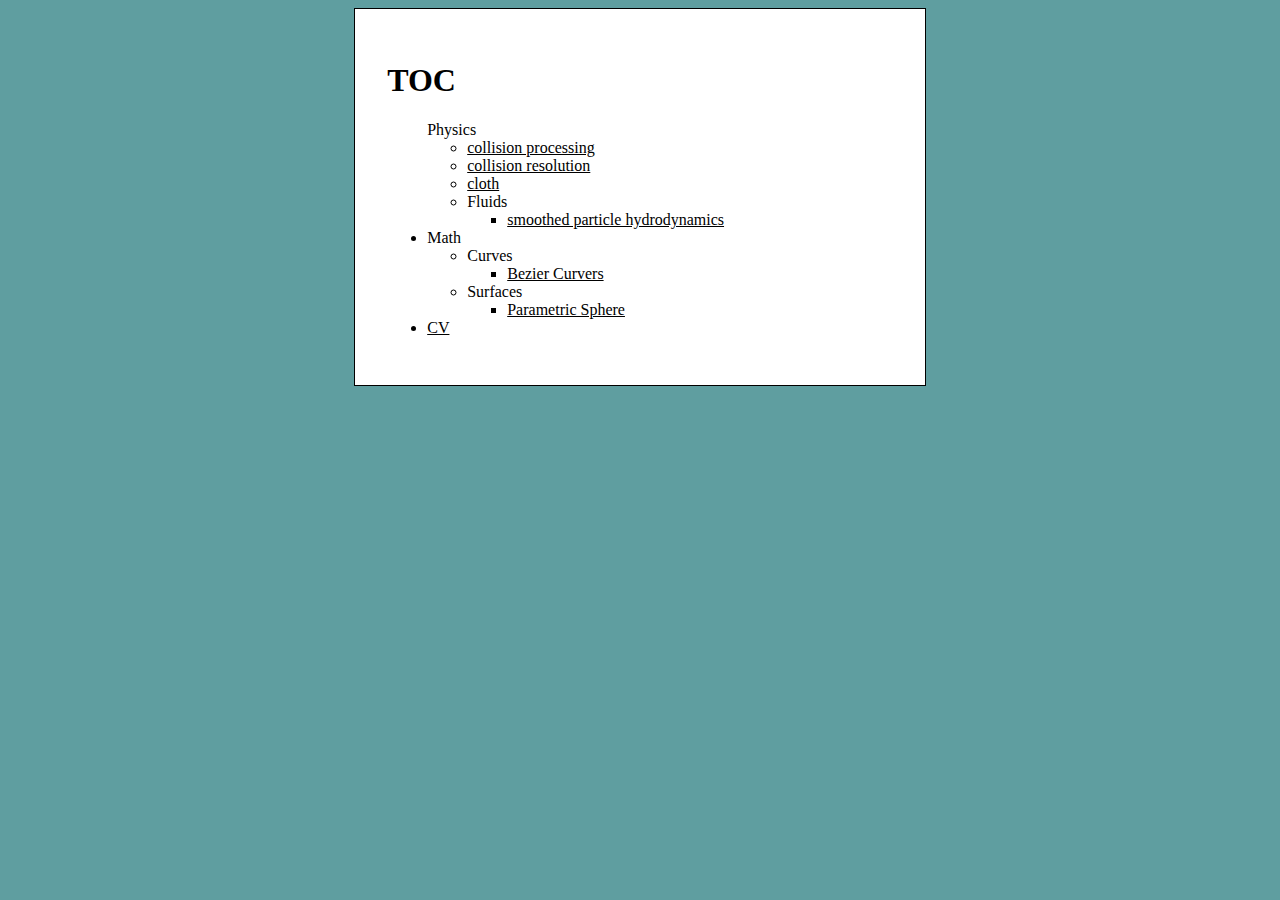
<file: index.html>
<html>
	<head>
		<title>Table of Contents</title>
		<link rel="stylesheet" type="text/css" href="style/main.css" />
		<script type="text/x-mathjax-config">
  			MathJax.Hub.Config({tex2jax: {inlineMath: [['$','$'], ['\\(','\\)']]}});
		</script>
		<script type="text/javascript" async src="https://cdn.mathjax.org/mathjax/latest/MathJax.js?config=TeX-MML-AM_CHTML"></script>
	</head>
	<body>
		<article id="main">
			<h1>TOC</h1>
            <ul>
                <l1>Physics
                    <ul>
                        <li><a href="physics/collision/processing.html">collision processing</a></li>
                        <li><a href="physics/collision/resolution.html">collision resolution</a></li>
                        <li><a href="physics/cloth.html">cloth</a></li>
                        <li>
                            Fluids
                            <ul>
                                <li><a href="physics/fluid/sph.html">smoothed particle hydrodynamics</a></li>
                            </ul>
                        </li>
                    </ul>
                </l1>
                <li>Math
                    <ul>
                        <li>Curves
                            <ul>
                                <li><a href="maths/curves/bezier.html">Bezier Curvers</a></li>
                            </ul>
                        </li>
                        <li>Surfaces
                            <ul>
                                <li><a href="maths/surfaces/sphere.html">Parametric Sphere</a></li>
                            </ul>
                        </li>
                    </ul>
                </li>
                <li><a href="cv.html">CV</a></li>
            </ul>
		</article>
	</body>
</html>
</file>
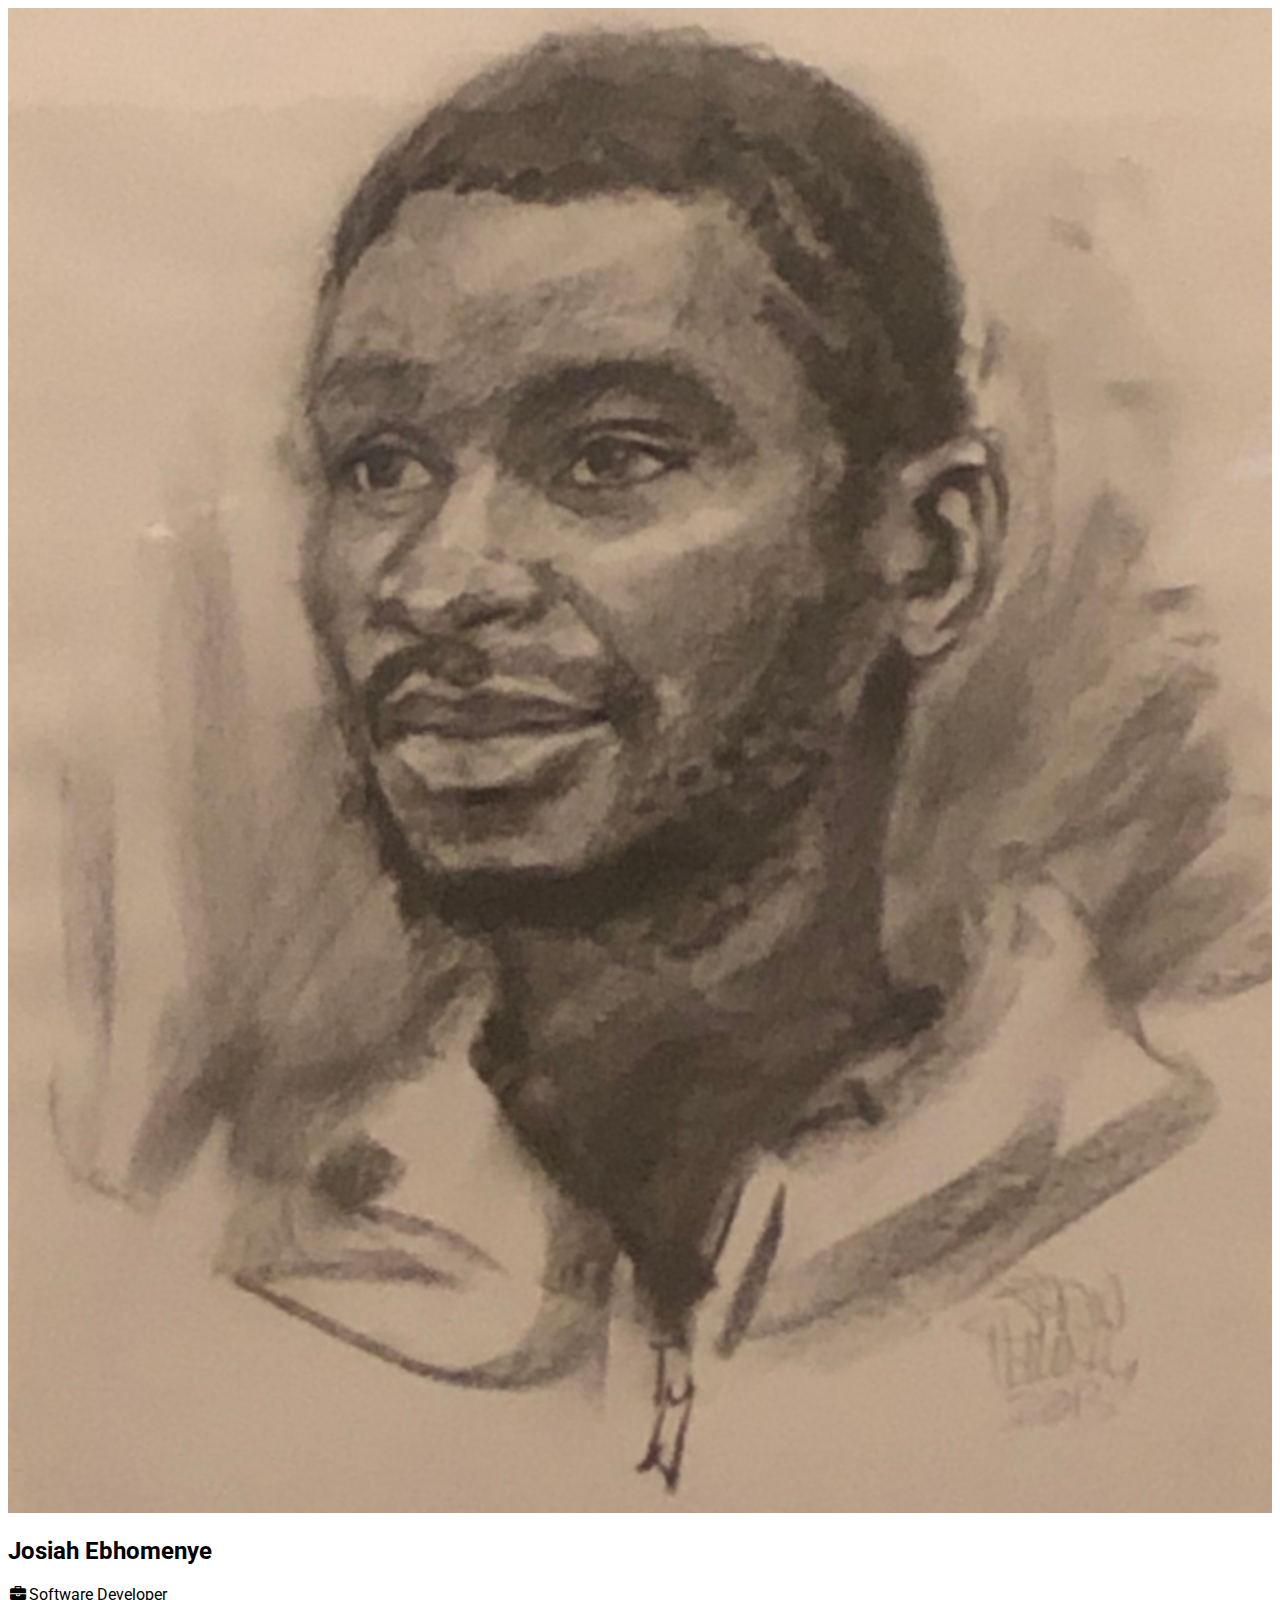
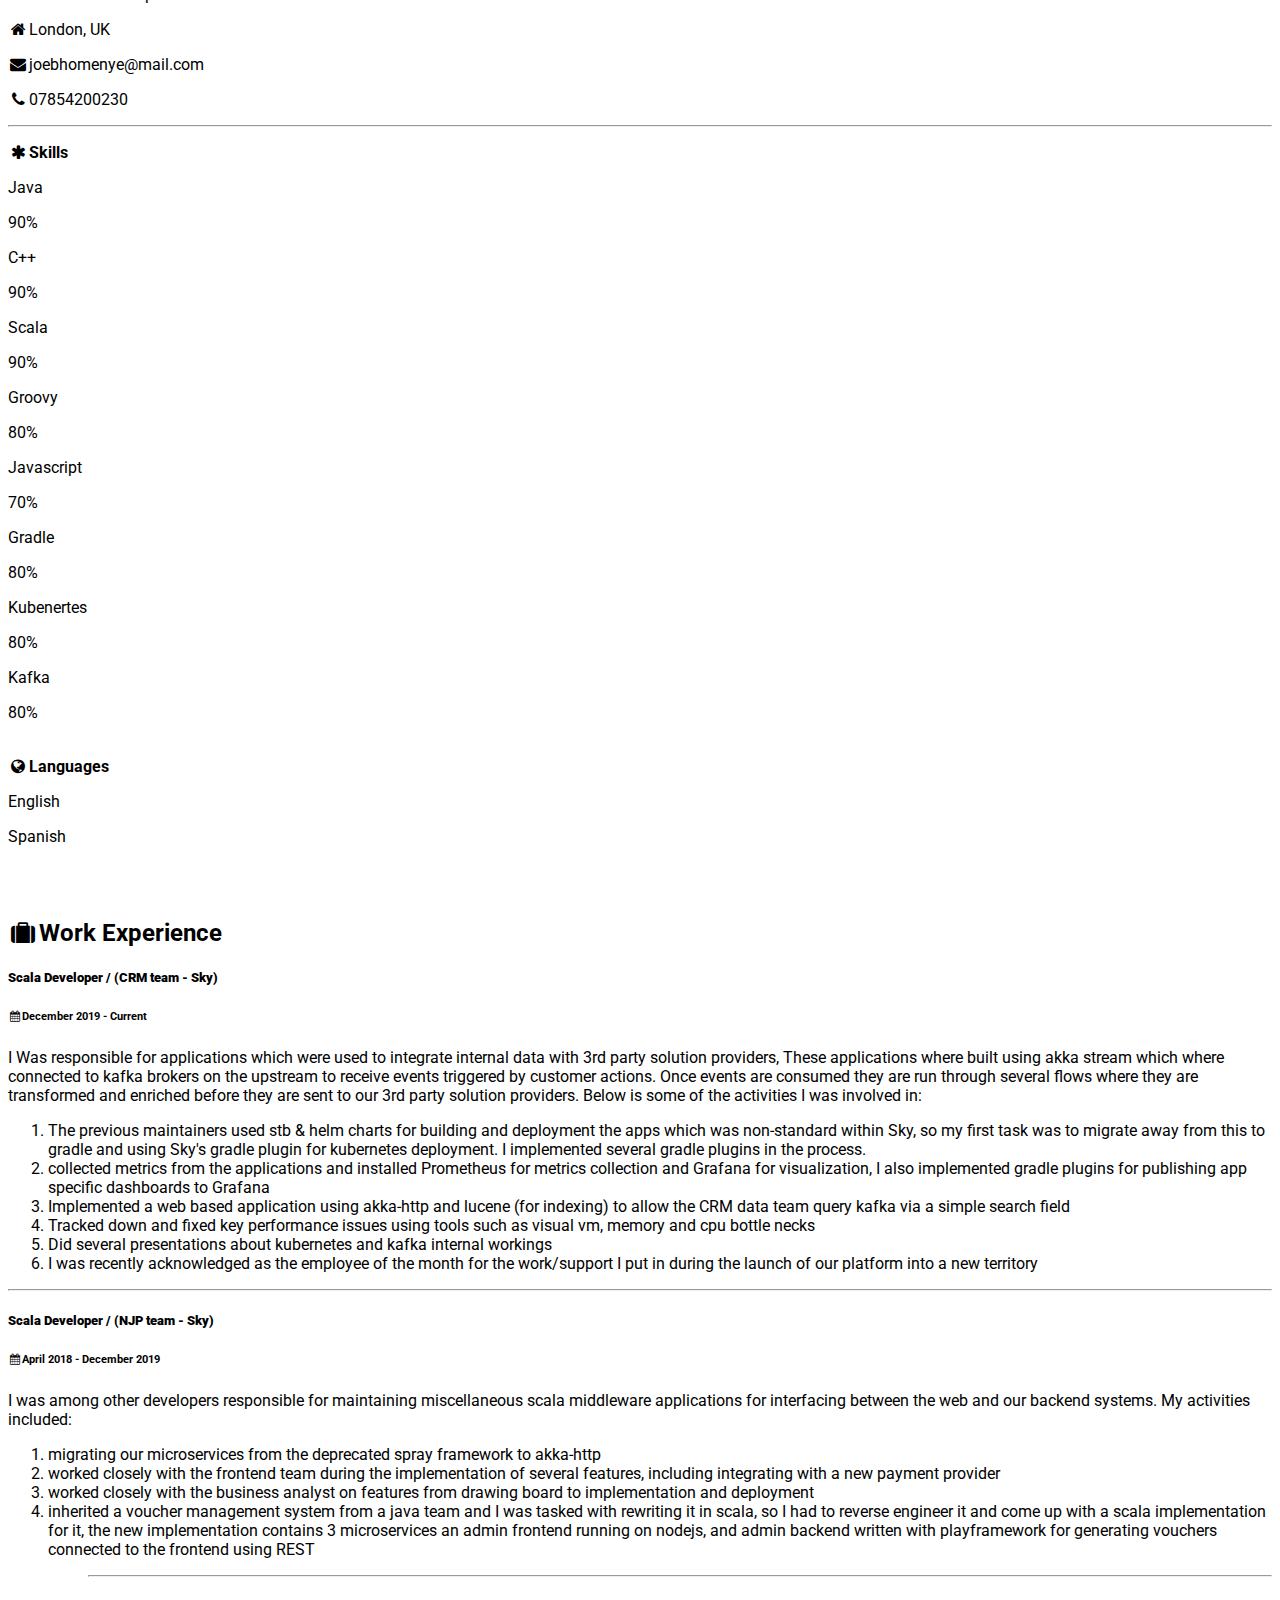
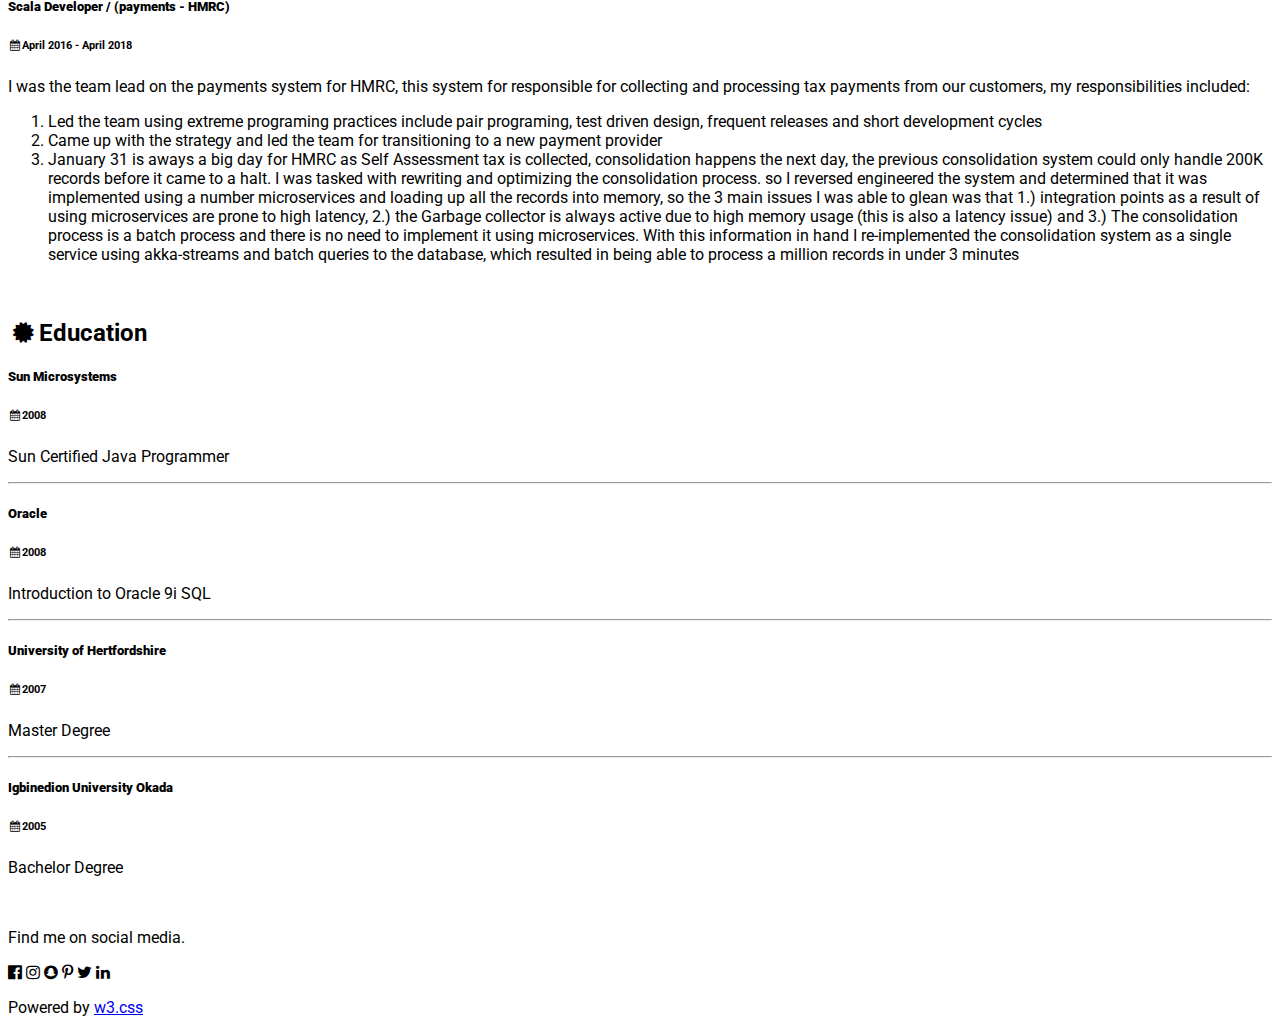
<file: cv.html>
<!DOCTYPE html>
<html>
<title>Josiah Ebhommenye - CV</title>
<meta charset="UTF-8">
<meta name="viewport" content="width=device-width, initial-scale=1">
<link rel="stylesheet" href="https://www.w3schools.com/lib/w3.css">
<link rel='stylesheet' href='https://fonts.googleapis.com/css?family=Roboto'>
<link rel="stylesheet" href="https://cdnjs.cloudflare.com/ajax/libs/font-awesome/4.7.0/css/font-awesome.min.css">
<style>
    html,body,h1,h2,h3,h4,h5,h6 {font-family: "Roboto", sans-serif}
</style>
<body class="w3-light-grey">

<!-- Page Container -->
<div class="w3-content w3-margin-top" style="max-width:1400px;">

    <!-- The Grid -->
    <div class="w3-row-padding">

        <!-- Left Column -->
        <div class="w3-third">

            <div class="w3-white w3-text-grey w3-card-4">
                <div class="w3-display-container">
                    <img src="me.jpg" style="width:100%" alt="Avatar">
                    <div class="w3-display-bottomleft w3-container w3-text-black">
                        <h2>Josiah Ebhomenye</h2>
                    </div>
                </div>
                <div class="w3-container">
                    <p><i class="fa fa-briefcase fa-fw w3-margin-right w3-large w3-text-teal"></i>Software Developer</p>
                    <p><i class="fa fa-home fa-fw w3-margin-right w3-large w3-text-teal"></i>London, UK</p>
                    <p><i class="fa fa-envelope fa-fw w3-margin-right w3-large w3-text-teal"></i>joebhomenye@mail.com</p>
                    <p><i class="fa fa-phone fa-fw w3-margin-right w3-large w3-text-teal"></i>07854200230</p>
                    <hr>

                    <p class="w3-large"><b><i class="fa fa-asterisk fa-fw w3-margin-right w3-text-teal"></i>Skills</b></p>
                    <p>Java</p>
                    <div class="w3-progress-container w3-round-xlarge w3-small">
                        <div class="w3-progressbar w3-round-xlarge w3-teal" style="width:90%">
                            <div class="w3-center w3-text-white">90%</div>
                        </div>
                    </div>
                    <p>C++</p>
                    <div class="w3-progress-container w3-round-xlarge w3-small">
                        <div class="w3-progressbar w3-round-xlarge w3-teal" style="width:90%">
                            <div class="w3-center w3-text-white">90%</div>
                        </div>
                    </div>
                    <p>Scala</p>
                    <div class="w3-progress-container w3-round-xlarge w3-small">
                        <div class="w3-progressbar w3-round-xlarge w3-teal" style="width:90%">
                            <div class="w3-center w3-text-white">90%</div>
                        </div>
                    </div>
                    <p>Groovy</p>
                    <div class="w3-progress-container w3-round-xlarge w3-small">
                        <div class="w3-progressbar w3-round-xlarge w3-teal" style="width:75%">
                            <div class="w3-center w3-text-white">80%</div>
                        </div>
                    </div>
                    <p>Javascript</p>
                    <div class="w3-progress-container w3-round-xlarge w3-small">
                        <div class="w3-progressbar w3-round-xlarge w3-teal" style="width:70%">
                            <div class="w3-center w3-text-white">70%</div>
                        </div>
                    </div>
                    <p>Gradle</p>
                    <div class="w3-progress-container w3-round-xlarge w3-small">
                        <div class="w3-progressbar w3-round-xlarge w3-teal" style="width:80%">
                            <div class="w3-center w3-text-white">80%</div>
                        </div>
                    </div>
                    <p>Kubenertes</p>
                    <div class="w3-progress-container w3-round-xlarge w3-small">
                        <div class="w3-progressbar w3-round-xlarge w3-teal" style="width:80%">
                            <div class="w3-center w3-text-white">80%</div>
                        </div>
                    </div>
                    <p>Kafka</p>
                    <div class="w3-progress-container w3-round-xlarge w3-small">
                        <div class="w3-progressbar w3-round-xlarge w3-teal" style="width:80%">
                            <div class="w3-center w3-text-white">80%</div>
                        </div>
                    </div>
                    <br>

                    <p class="w3-large w3-text-theme"><b><i class="fa fa-globe fa-fw w3-margin-right w3-text-teal"></i>Languages</b></p>
                    <p>English</p>
                    <div class="w3-progress-container w3-round-xlarge">
                        <div class="w3-progressbar w3-round-xlarge w3-teal" style="width:100%"></div>
                    </div>
                    <p>Spanish</p>
                    <div class="w3-progress-container w3-round-xlarge">
                        <div class="w3-progressbar w3-round-xlarge w3-teal" style="width:10%"></div>
                    </div>
                    <br>
                </div>
            </div><br>

            <!-- End Left Column -->
        </div>

        <!-- Right Column -->
        <div class="w3-twothird">

            <div class="w3-container w3-card-2 w3-white w3-margin-bottom">
                <h2 class="w3-text-grey w3-padding-16"><i class="fa fa-suitcase fa-fw w3-margin-right w3-xxlarge w3-text-teal"></i>Work Experience</h2>
                <div class="w3-container">
                    <h5 class="w3-opacity"><b>Scala Developer / (CRM team - Sky)</b></h5>
                    <h6 class="w3-text-teal"><i class="fa fa-calendar fa-fw w3-margin-right"></i>December 2019 - <span class="w3-tag w3-teal w3-round">Current</span></h6>
                    <p>I Was responsible for applications which were used to integrate internal data with 3rd party solution providers, These applications where built using akka stream
                     which where connected to kafka brokers on the upstream to receive events triggered by customer actions. Once events are consumed they are run through several flows
                    where they are transformed and enriched before they are sent to our 3rd party solution providers. Below is some of the activities I was involved in:
                        <ol>
                            <li>
                                The previous maintainers used stb & helm charts for building and deployment the apps which was non-standard within Sky, so my first task was to migrate away
                                from this to gradle and using Sky's gradle plugin for kubernetes deployment. I implemented several gradle plugins in the process.
                            </li>
                            <li>
                                collected metrics from the applications and installed Prometheus for metrics collection and Grafana for visualization, I also implemented gradle plugins
                                for publishing app specific dashboards to Grafana
                            </li>
                            <li>
                                Implemented a web based application using akka-http and lucene (for indexing) to allow the CRM data team query kafka via a simple search field
                            </li>
                            <li>
                                Tracked down and fixed key performance issues using tools such as visual vm, memory and cpu bottle necks
                            </li>
                            <li>
                                Did several presentations about kubernetes and kafka internal workings
                            </li>
                            <li>
                                I was recently acknowledged as the employee of the month for the work/support I put in during the launch of our platform into a new territory
                            </li>
                        </ol>
                    </p>
                    <hr>
                </div>
                <div class="w3-container">
                    <h5 class="w3-opacity"><b>Scala Developer / (NJP team - Sky)</b></h5>
                    <h6 class="w3-text-teal"><i class="fa fa-calendar fa-fw w3-margin-right"></i>April 2018 - December 2019</h6>
                    <p>I was among other developers responsible for maintaining miscellaneous scala middleware applications for interfacing between the web and our backend systems.
                        My activities included:
                        <ol>
                            <li>migrating our microservices from the deprecated spray framework to akka-http</li>
                            <li>worked closely with the frontend team during the implementation of several features, including integrating with a new payment provider</li>
                            <li>worked closely with the business analyst on features from drawing board to implementation and deployment</li>
                            <li>
                                inherited a voucher management system from a java team and I was tasked with rewriting it in scala, so I had to reverse engineer it and come up with a scala
                                implementation for it, the new implementation contains 3 microservices an admin frontend running on nodejs, and admin backend written with playframework
                                for generating vouchers  connected to the frontend  using REST
                            </li>
                      <ol>
                    </p>
                    <hr>
                </div>
                <div class="w3-container">
                    <h5 class="w3-opacity"><b>Scala Developer / (payments - HMRC)</b></h5>
                    <h6 class="w3-text-teal"><i class="fa fa-calendar fa-fw w3-margin-right"></i>April 2016 - April 2018</h6>
                    <p>
                        I was the team lead on the payments system for HMRC, this system for responsible for collecting and processing tax payments from our customers, my responsibilities included:
                        <ol>
                            <li>Led the team using extreme programing practices include pair programing, test driven design, frequent releases and short development cycles</li>
                            <li>Came up with the strategy and led the team for transitioning to a new payment provider</li>
                            <li>
                                January 31 is aways a big day for HMRC as Self Assessment tax is collected, consolidation happens the next day, the previous consolidation system could only handle 200K records before it came to a halt.
                                I was tasked with rewriting and optimizing the consolidation process. so I reversed engineered the system and determined that it was implemented using a number microservices and loading up all the records
                                into memory, so the 3 main issues I was able to glean was that 1.) integration points as a result of using microservices are prone to high latency,
                                2.) the Garbage collector is always active due to high memory usage (this is also a latency issue) and 3.) The consolidation process is a batch process and there is no need to implement it using microservices.
                                With this information in hand I re-implemented the consolidation system as a single service using akka-streams and batch queries to the database, which resulted in being able to process a million records in under 3 minutes
                            </li>
                        </ol>
                    </p>
                    <br>
                </div>
            </div>

            <div class="w3-container w3-card-2 w3-white">
                <h2 class="w3-text-grey w3-padding-16"><i class="fa fa-certificate fa-fw w3-margin-right w3-xxlarge w3-text-teal"></i>Education</h2>
                <div class="w3-container">
                    <h5 class="w3-opacity"><b>Sun Microsystems</b></h5>
                    <h6 class="w3-text-teal"><i class="fa fa-calendar fa-fw w3-margin-right"></i>2008</h6>
                    <p>Sun Certified Java Programmer</p>
                    <hr>
                </div>
                <div class="w3-container">
                    <h5 class="w3-opacity"><b>Oracle</b></h5>
                    <h6 class="w3-text-teal"><i class="fa fa-calendar fa-fw w3-margin-right"></i>2008</h6>
                    <p>Introduction to Oracle 9i SQL</p>
                    <hr>
                </div>
                <div class="w3-container">
                    <h5 class="w3-opacity"><b>University of Hertfordshire</b></h5>
                    <h6 class="w3-text-teal"><i class="fa fa-calendar fa-fw w3-margin-right"></i>2007</h6>
                    <p>Master Degree</p>
                    <hr>
                </div>
                <div class="w3-container">
                    <h5 class="w3-opacity"><b>Igbinedion University Okada</b></h5>
                    <h6 class="w3-text-teal"><i class="fa fa-calendar fa-fw w3-margin-right"></i>2005</h6>
                    <p>Bachelor Degree</p><br>
                </div>
            </div>

            <!-- End Right Column -->
        </div>

        <!-- End Grid -->
    </div>

    <!-- End Page Container -->
</div>

<footer class="w3-container w3-teal w3-center w3-margin-top">
    <p>Find me on social media.</p>
    <i class="fa fa-facebook-official w3-hover-text-indigo w3-large"></i>
    <i class="fa fa-instagram w3-hover-text-purple w3-large"></i>
    <i class="fa fa-snapchat w3-hover-text-yellow w3-large"></i>
    <i class="fa fa-pinterest-p w3-hover-text-red w3-large"></i>
    <i class="fa fa-twitter w3-hover-text-light-blue w3-large"></i>
    <i class="fa fa-linkedin w3-hover-text-indigo w3-large"></i>
    <p>Powered by <a href="http://www.w3schools.com/w3css/default.asp" target="_blank">w3.css</a></p>
</footer>

</body>
</html>
</file>
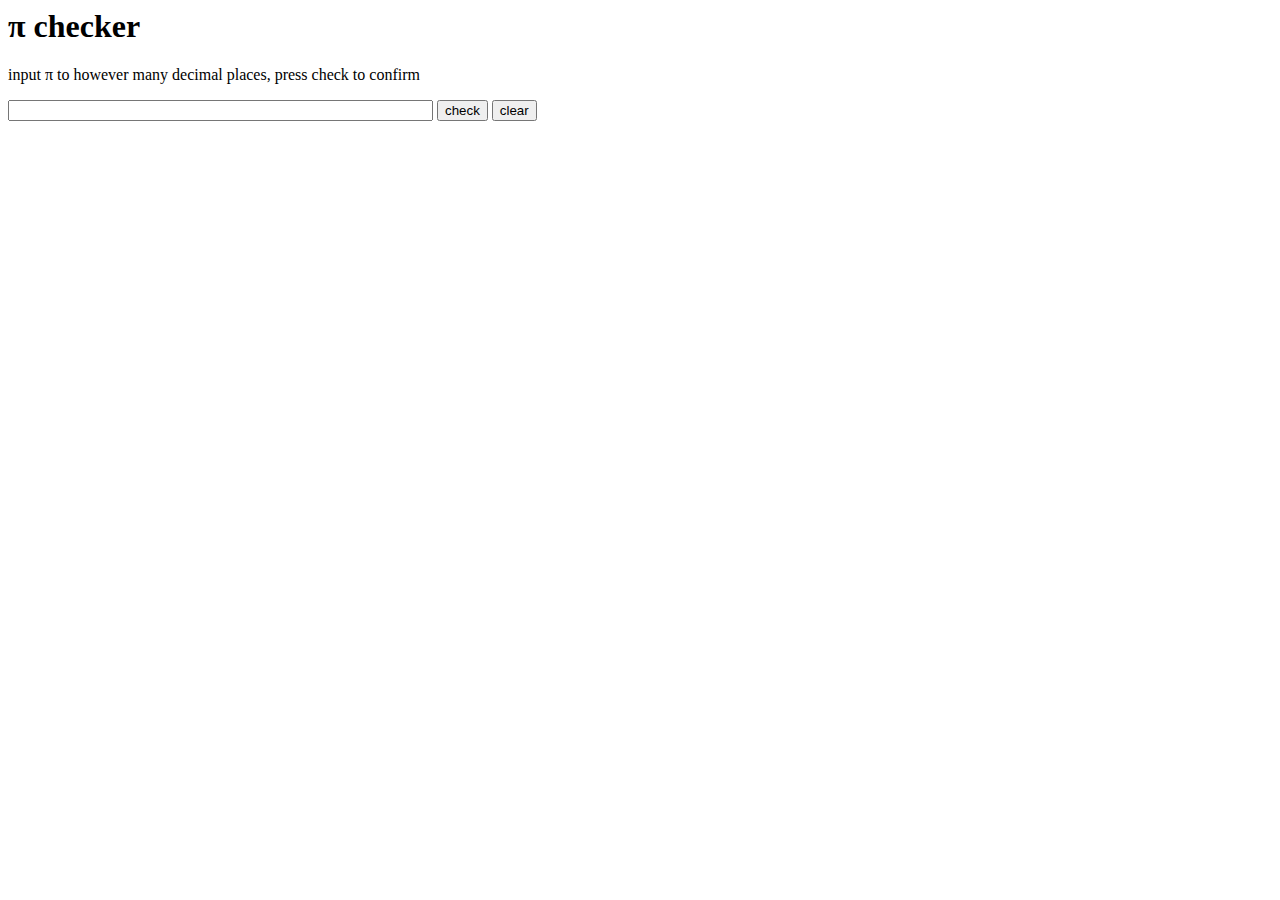
<file: pi_checker.html>
<html>
    <head>
        <title>Pi checker</title>
        <style>
            #result .err{
                color: red;
            }
            #result .exp{
                color: greenyellow;
            }
            #result div{
                font-family: Arial, Helvetica, sans-serif;
                font-size: x-large;
                font-weight: bold;
                text-align: center;
            }
        </style>
        <script>
            window.PI = "3.1415926535897932384626433832795028841971693993751058209749445923078164062862089986280348253421170679";
            window.onload = function(){
                document.getElementById('checker').onsubmit = function(){
                    var pi = document.getElementById('user_pi').value;

                    var errors = []
                    for(var i = 0; i < pi.length; i++){
                        if(pi[i] == PI[i]){
                            errors.push(0);
                        }else{
                            errors.push(1);
                        }
                    }
                    
                    var actual = "";
                    var expected = "";
                    for(i = 0; i < pi.length; i++){
                        if(errors[i] === 1){
                            actual += "<span class='err'>" + pi[i] + "</span>"
                            expected += "<span class='exp'>" + PI[i] + "</span>"
                        }else{
                            actual += "<span>" + pi[i] + "</span>"
                            expected += "<span>" + PI[i] + "</span>"
                        }
                        
                    }
                    let result = document.getElementById("result");
                    console.log(expected);
                    
                    result.innerHTML = "<div>" + actual + "</div>";
                    
                    let hasErrors = errors.reduce((acc, val) => acc + val) > 0;
                    if(hasErrors){
                        result.innerHTML += "<div>" + expected + "</div>";
                    }

                    return false;
                };
                document.getElementById("clear").onclick = function(){
                    document.getElementById('user_pi').value = "";
                    document.getElementById("result").innerHTML = ""
                    return false;
                }

            };
        </script>
    </head>
    <body>
        <h1>&pi; checker</h1>
        <p>input &pi; to however many decimal places, press check to confirm</p>
        <form id="checker" autocomplete="off">
            <input id="user_pi" type="text" size="50" />
            <input type="submit" value="check" />
            <input type="submit" value="clear" id="clear" />
            <!-- <div>
               <input type="checkbox" id="two_pi"/> <label>2&Pi;</label>
            </div> -->
        </form>
        <div id="result">

        </div>
    </body>
</html>
</file>
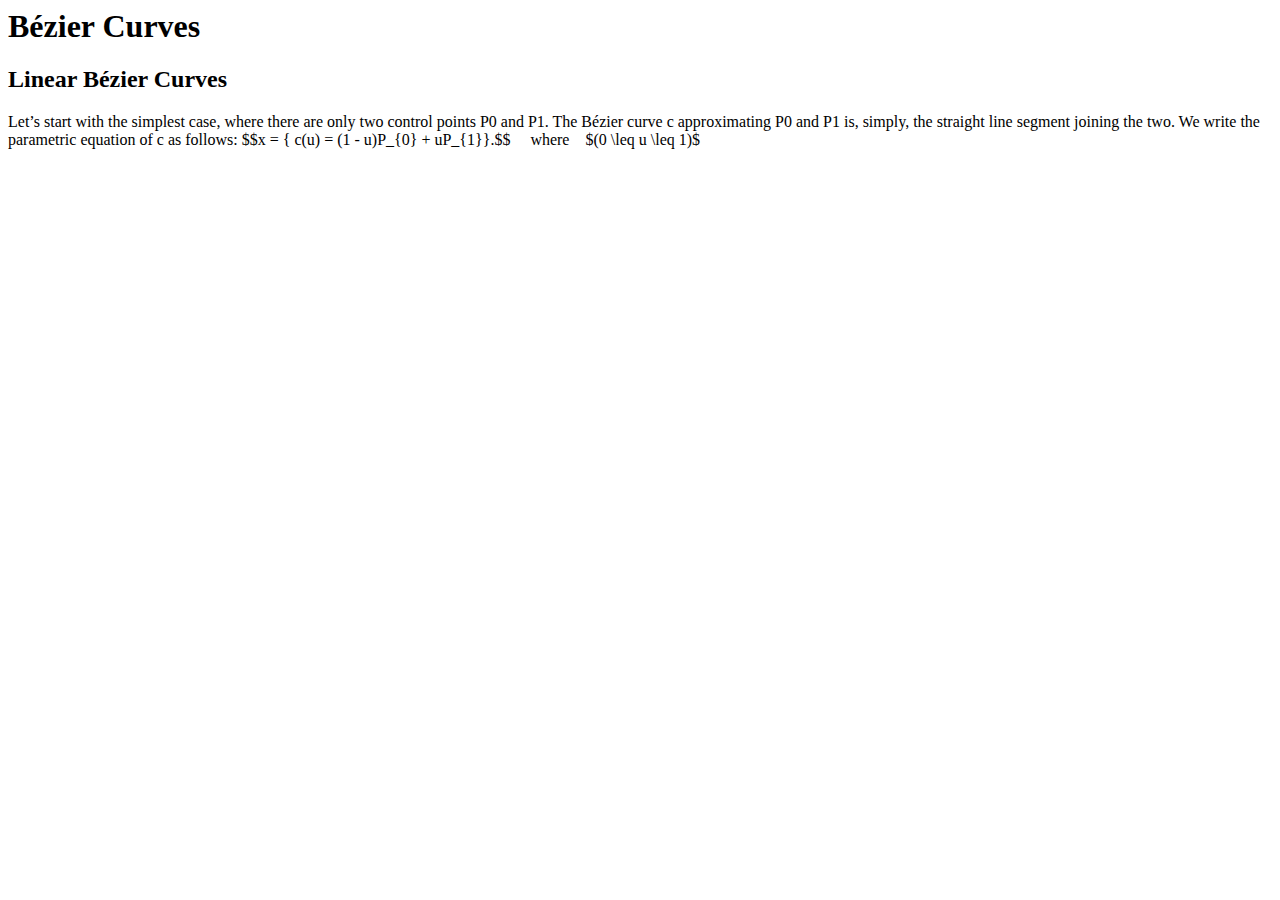
<file: curves/bezier.html>
<html>
	<head>
		<title>Bézier Curves</title>
		<script type="text/x-mathjax-config">
  			MathJax.Hub.Config({tex2jax: {inlineMath: [['$','$'], ['\\(','\\)']]}});
		</script>
		<script type="text/javascript" async src="https://cdn.mathjax.org/mathjax/latest/MathJax.js?config=TeX-MML-AM_CHTML"></script>
	</head>
	<body>
		<h1>Bézier Curves</h1>
		<article>
			<h2>Linear Bézier Curves</h2>
			<p>Let’s start with the simplest case, where there are only two control points P0 and P1. The Bézier curve c approximating P0 and P1 is, simply, the straight line segment joining the two. We write the parametric equation of c as follows:
			$$x = { c(u) = (1 - u)P_{0} + uP_{1}}.$$ &nbsp;&nbsp;&nbsp;&nbsp;where&nbsp;&nbsp;&nbsp;&nbsp;$(0 \leq u \leq 1)$

		</p>
		<canvas id="linear-bezier">
				Linear bezier Image
		</canvas>
		</article>
	</body>
</html>
</file>
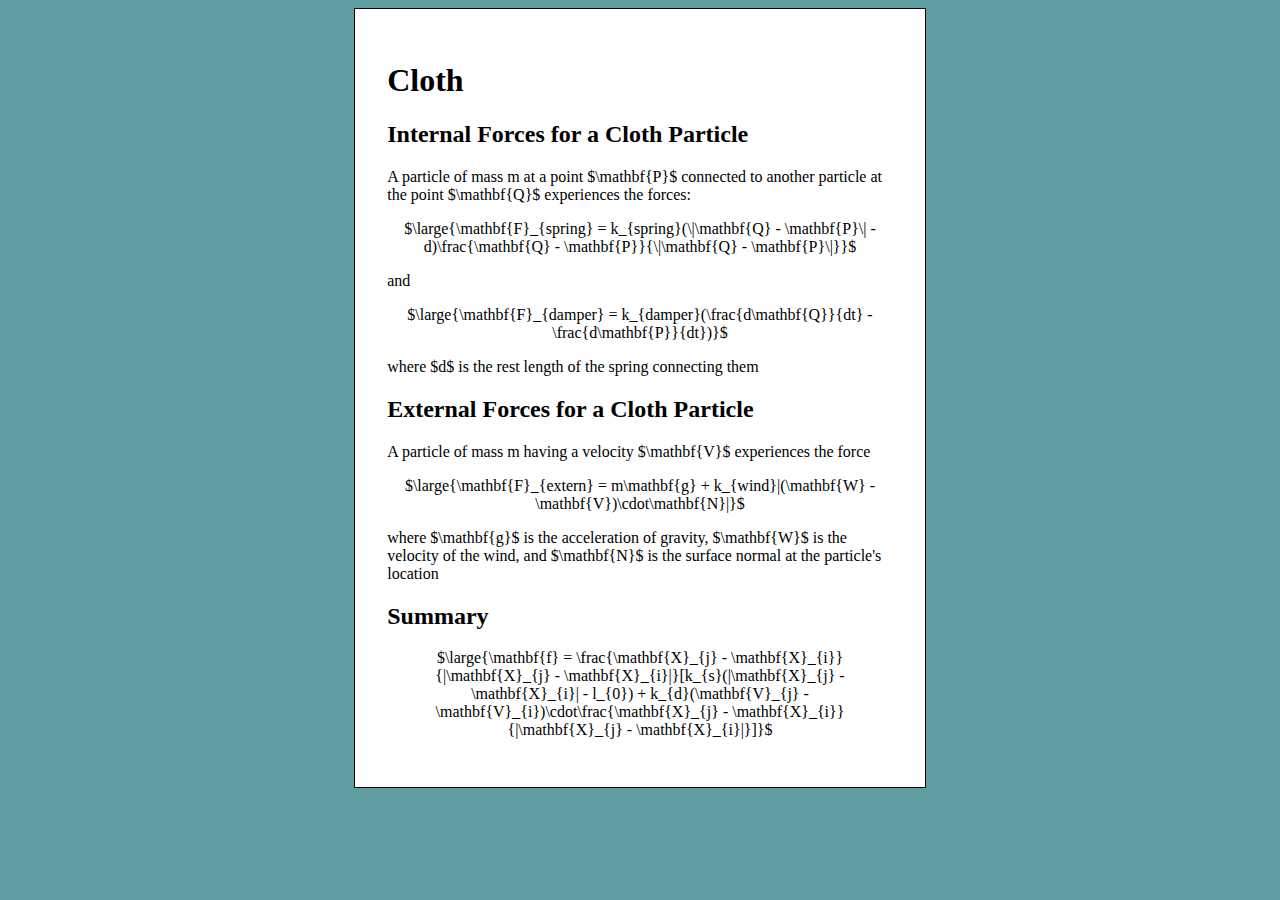
<file: physics/cloth.html>
<html>
	<head>
		<title>Cloth</title>
		<link rel="stylesheet" type="text/css" href="../style/main.css" />
		<script type="text/x-mathjax-config">
  			MathJax.Hub.Config({tex2jax: {inlineMath: [['$','$'], ['\\(','\\)']]}});
		</script>
		<script type="text/javascript" async src="https://cdn.mathjax.org/mathjax/latest/MathJax.js?config=TeX-MML-AM_CHTML"></script>
	</head>
	<body>
		<article id="main">
			<h1>Cloth</h1>
            <div>
            <h2>Internal Forces for a Cloth Particle</h2>
            <p>A particle of mass m at a point $\mathbf{P}$ connected to another particle at the point $\mathbf{Q}$ experiences the forces:</p>
            <p class="block-formula">
                $\large{\mathbf{F}_{spring} = k_{spring}(\|\mathbf{Q} - \mathbf{P}\| - d)\frac{\mathbf{Q} - \mathbf{P}}{\|\mathbf{Q} - \mathbf{P}\|}}$
            </p>
            <p>and</p>
            <p class="block-formula">
                $\large{\mathbf{F}_{damper} = k_{damper}(\frac{d\mathbf{Q}}{dt} - \frac{d\mathbf{P}}{dt})}$
            </p>
            <p>where $d$ is the rest length of the spring connecting them</p>
        </div>
        <div>
            <h2>External Forces for a Cloth Particle</h2>
            <p>A particle of mass m having a velocity $\mathbf{V}$ experiences the force</p>
            <p class="block-formula">
                $\large{\mathbf{F}_{extern} = m\mathbf{g} + k_{wind}|(\mathbf{W} - \mathbf{V})\cdot\mathbf{N}|}$
            </p>
            <p>where $\mathbf{g}$ is the acceleration of gravity, $\mathbf{W}$ is the velocity of the wind, and $\mathbf{N}$ is the surface normal at the particle's location</p>
        </div>
        <div>
            <h2>Summary</h2>
            <p class="block-formula">
                $\large{\mathbf{f} = \frac{\mathbf{X}_{j} - \mathbf{X}_{i}}{|\mathbf{X}_{j} - \mathbf{X}_{i}|}[k_{s}(|\mathbf{X}_{j} - \mathbf{X}_{i}| - l_{0}) + k_{d}(\mathbf{V}_{j} - \mathbf{V}_{i})\cdot\frac{\mathbf{X}_{j} - \mathbf{X}_{i}}{|\mathbf{X}_{j} - \mathbf{X}_{i}|}]}$
            </p>
        </div>
		</article>
	</body>
</html>
</file>
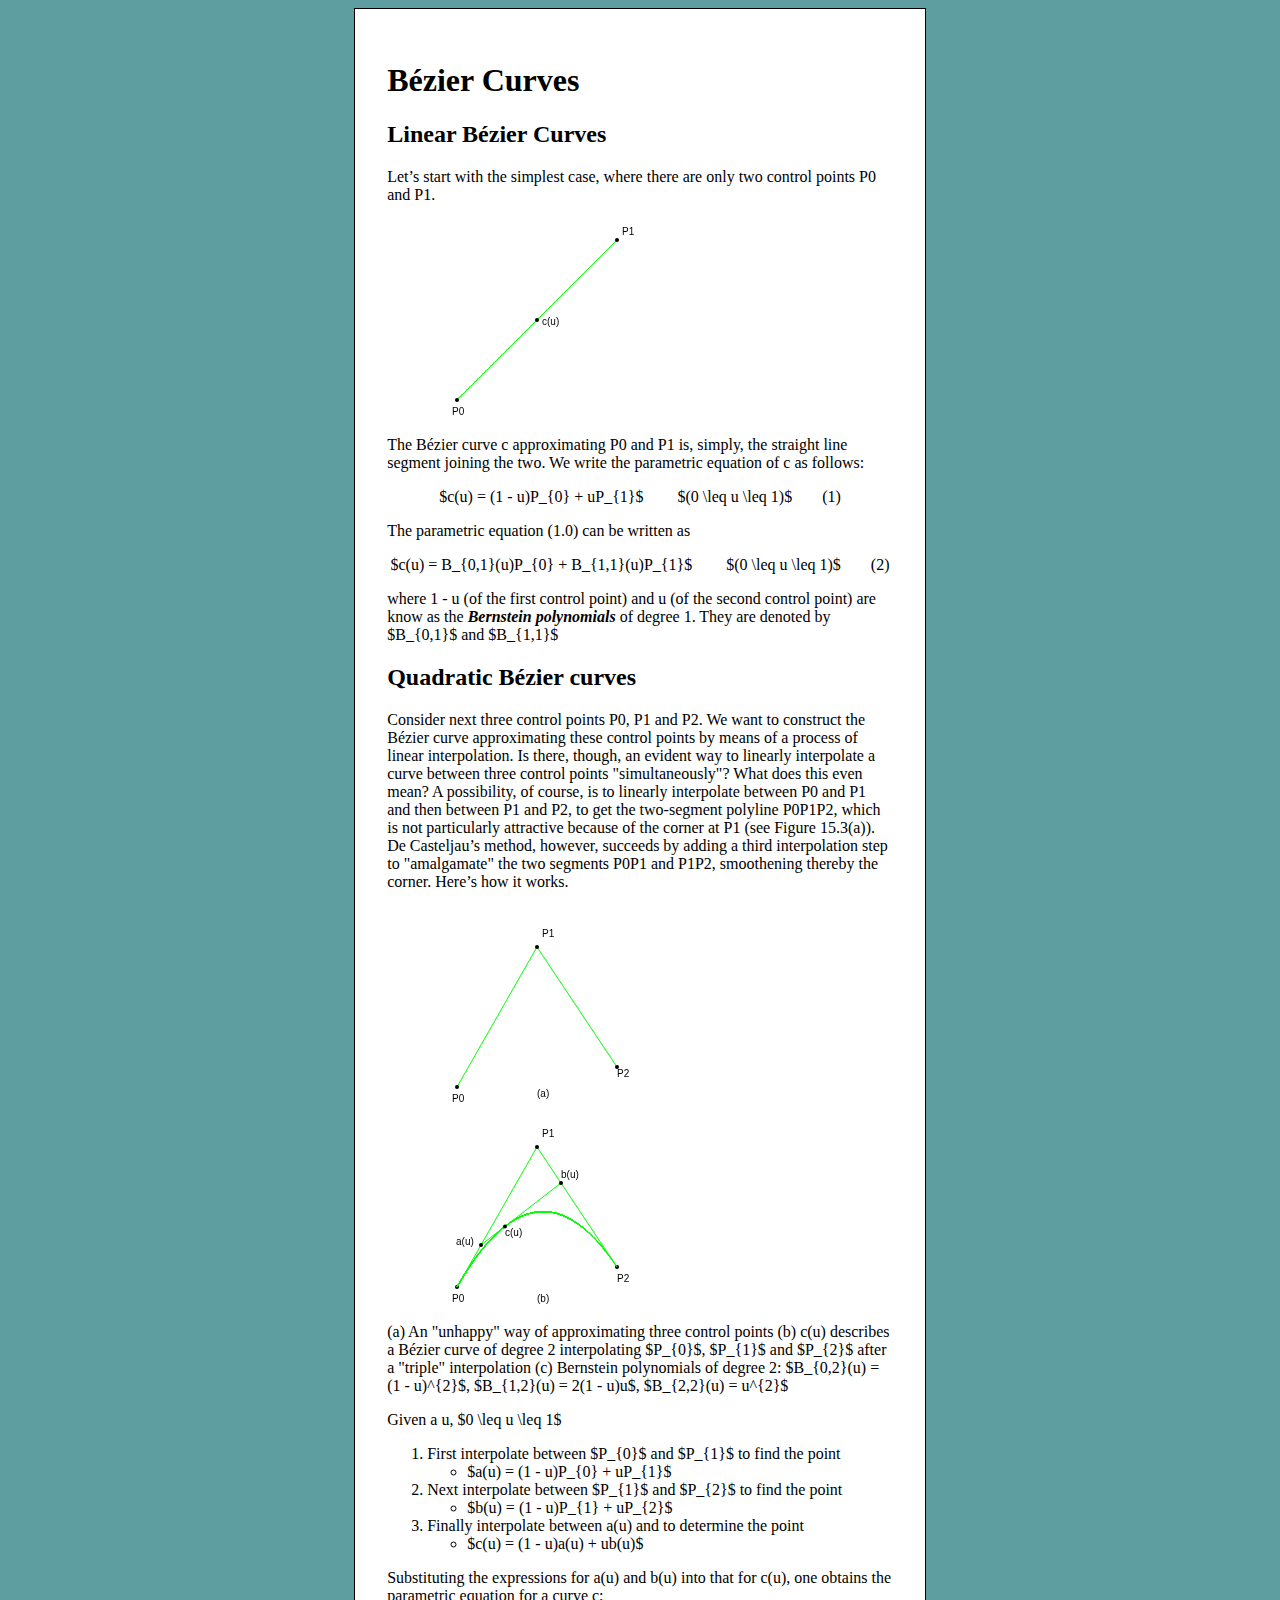
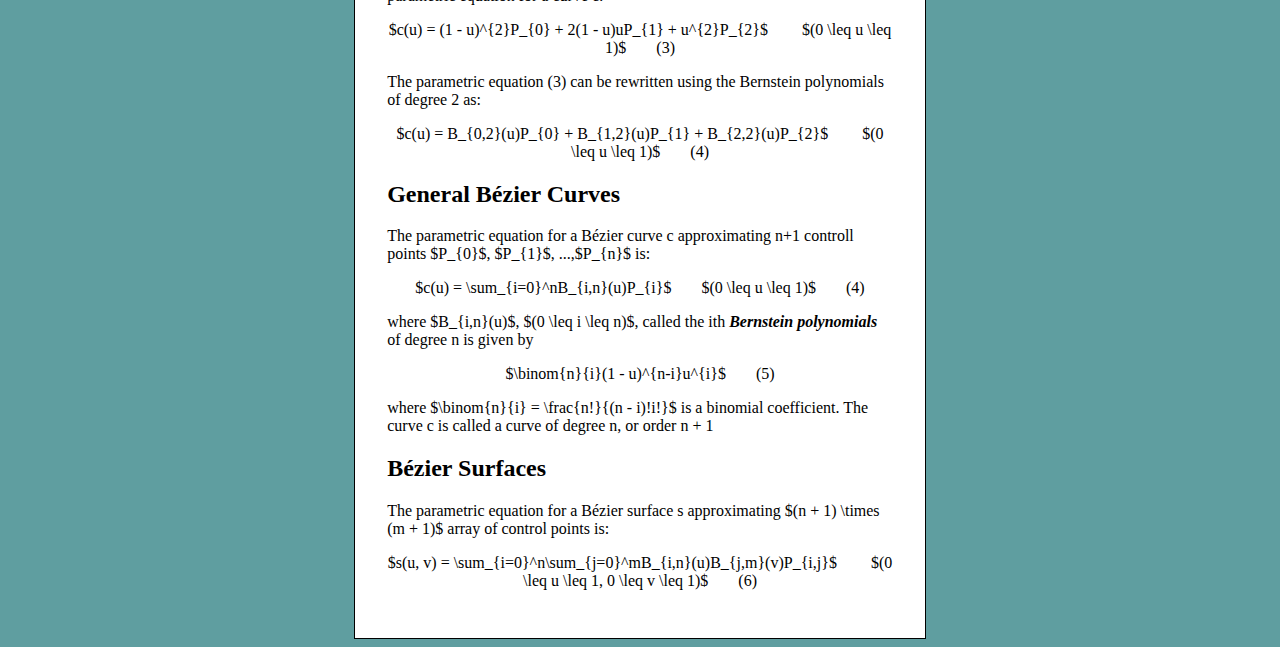
<file: maths/curves/bezier.html>
<html>
	<head>
		<title>B&eacute;zier Curves</title>
		<link rel="stylesheet" type="text/css" href="../../style/main.css" />
		<script type="text/x-mathjax-config">
  			MathJax.Hub.Config({tex2jax: {inlineMath: [['$','$'], ['\\(','\\)']]}});
		</script>
		<script type="text/javascript" async src="https://cdn.mathjax.org/mathjax/latest/MathJax.js?config=TeX-MML-AM_CHTML"></script>
		<script src="../../js/bezier.js"></script>
	</head>
	<body>
		<article id="main">
			<h1>B&eacute;zier Curves</h1>
			<div>
				<h2>Linear B&eacute;zier Curves</h2>
				<p>Let’s start with the simplest case, where there are only two control points P0 and P1.</p>
				<canvas id="linear-bezier" width="200" height="200">
					Linear bezier Image
				</canvas>
				<p>The B&eacute;zier curve c approximating P0 and P1 is, simply, the straight line segment joining the two. We write the parametric equation of c as follows:</p>
				<p class="block-formula">$c(u) = (1 - u)P_{0} + uP_{1}$ <span class="inline">$(0 \leq u \leq 1)$</span><span class="inline">(1)</span></p>
				<p>The parametric equation (1.0) can be written as</p>
				<p class="block-formula">$c(u) = B_{0,1}(u)P_{0} + B_{1,1}(u)P_{1}$ <span class="inline">$(0 \leq u \leq 1)$</span><span class="inline">(2)</span></p>
				<p>where 1 - u (of the first control point) and u (of the second control point)  are know as the <span class="highlight_it">Bernstein polynomials</span> of degree 1. They are denoted by $B_{0,1}$ and $B_{1,1}$</p>
			</div>
			<div>
				<h2>Quadratic B&eacute;zier curves</h2>
				<p>

					Consider next three control points P0, P1 and P2. We want to construct the B&eacute;zier curve approximating these control points by means of a process of linear interpolation. Is there, though, an evident way to linearly interpolate a curve between three control points "simultaneously"? What does this even mean?
					A possibility, of course, is to linearly interpolate between P0 and P1 and then between P1 and P2, to get the two-segment polyline P0P1P2, which is not particularly attractive because of the corner at P1 (see Figure 15.3(a)). De Casteljau’s method, however, succeeds by adding a third interpolation step to "amalgamate" the two segments P0P1 and P1P2, smoothening thereby the corner. Here’s how it works.
				</p>
				<p id="quad-bezier">
					<canvas id="quad-bezier1" width="200" height="200"></canvas>
					<canvas id="quad-bezier2" width="200" height="200"></canvas>
					<!--canvas id="quad-bezier3" width="200" height="200"></canvas-->
				</p>
				<p>(a) An "unhappy" way of approximating three control points (b) c(u) describes a B&eacute;zier curve of degree 2 interpolating $P_{0}$, $P_{1}$ and $P_{2}$ after a "triple" interpolation (c) Bernstein polynomials of degree 2: $B_{0,2}(u) = (1 - u)^{2}$, $B_{1,2}(u) = 2(1 - u)u$, $B_{2,2}(u) = u^{2}$</p>
				<p>Given a u, $0 \leq u \leq 1$</p>
				<ol>
					<li>First interpolate between $P_{0}$ and $P_{1}$ to find the point
						<ul><li>$a(u) = (1 - u)P_{0} + uP_{1}$</li></ul>
					</li>
					<li>Next interpolate between $P_{1}$ and $P_{2}$ to find the point
						<ul><li>$b(u) = (1 - u)P_{1} + uP_{2}$</li></ul>
					</li>
					<li>Finally interpolate between a(u) and  to determine the point
						<ul><li>$c(u) = (1 - u)a(u) + ub(u)$</li></ul>
					</li>
				</ol>
				<p>Substituting the expressions for a(u) and b(u) into that for c(u), one obtains the parametric equation for a curve c:</p>
				<p class="block-formula">$c(u) = (1 - u)^{2}P_{0} + 2(1 - u)uP_{1} + u^{2}P_{2}$ <span class="inline">$(0 \leq u \leq 1)$</span><span class="inline">(3)</span></p>
				<p>The parametric equation (3) can be rewritten using the Bernstein polynomials of degree 2 as:</p>
				<p class="block-formula">$c(u) = B_{0,2}(u)P_{0} + B_{1,2}(u)P_{1} + B_{2,2}(u)P_{2}$ <span class="inline">$(0 \leq u \leq 1)$</span><span class="inline">(4)</span></p>
			</div>
			<div>
				<h2>General B&eacute;zier Curves</h2>
				<p>The parametric equation for a B&eacute;zier curve c approximating n+1 controll points $P_{0}$, $P_{1}$, ...,$P_{n}$ is: </p>
				<p class="block-formula">$c(u) = \sum_{i=0}^nB_{i,n}(u)P_{i}$<span class="inline">$(0 \leq u \leq 1)$</span><span class="inline">(4)</span></p>
				<p>where $B_{i,n}(u)$, $(0 \leq i \leq n)$, called the ith <span class="highlight_it">Bernstein polynomials</span> of degree n is given by</p>
				<p class="block-formula">$\binom{n}{i}(1 - u)^{n-i}u^{i}$<span class="inline">(5)</span></p>
				<p>where $\binom{n}{i} = \frac{n!}{(n - i)!i!}$ is a binomial coefficient. The curve c is called a curve of degree n, or order n + 1</p>
			</div>
			<div>
				<h2>B&eacute;zier Surfaces</h2>
				<p>The parametric equation for a B&eacute;zier surface s approximating $(n + 1) \times (m + 1)$ array of control points is:</p>
				<p class="block-formula">$s(u, v) = \sum_{i=0}^n\sum_{j=0}^mB_{i,n}(u)B_{j,m}(v)P_{i,j}$ <span class="inline">$(0 \leq u \leq 1, 0 \leq v \leq 1)$</span><span class="inline">(6)</span></p>
			</div>
		</article>
	</body>
</html>
</file>
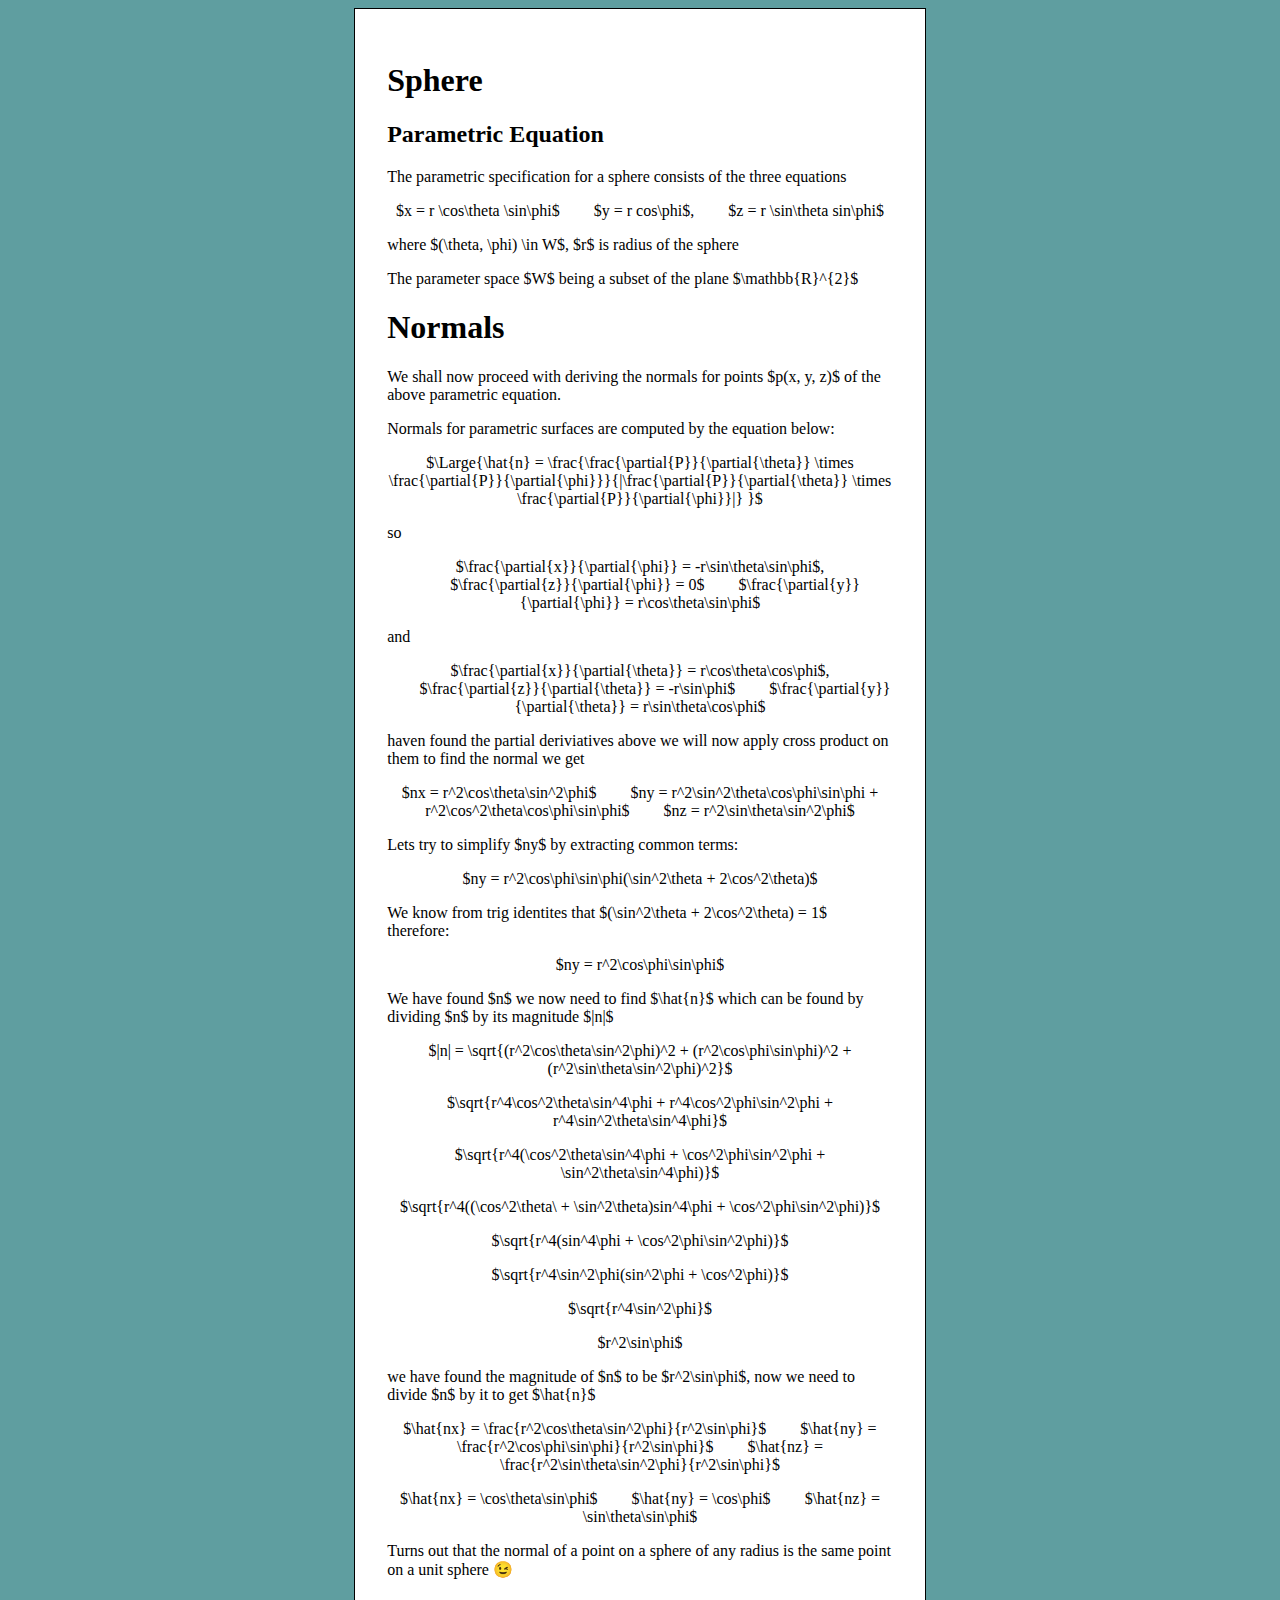
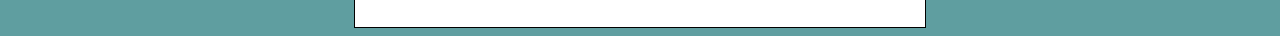
<file: maths/surfaces/sphere.html>
<html>
	<head>
		<title>Sphere</title>
		<link rel="stylesheet" type="text/css" href="../../style/main.css" />
		<script type="text/x-mathjax-config">
  			MathJax.Hub.Config({tex2jax: {inlineMath: [['$','$'], ['\\(','\\)']]}});
		</script>
		<script type="text/javascript" async src="https://cdn.mathjax.org/mathjax/latest/MathJax.js?config=TeX-MML-AM_CHTML"></script>
		<script src="../../js/bezier.js"></script>
	</head>
	<body>
		<article id="main">
			<h1>Sphere</h1>
            <div>
                <h2>Parametric Equation</h2>
                <p>The parametric specification for a sphere consists of the three equations</p>
                <p class="block-formula">$x = r  \cos\theta \sin\phi$
                    <span class="inline"> $y = r  cos\phi$</span>,
                    <span class="inline">$z = r  \sin\theta sin\phi$</span>
                </p>
                <p>
                    <span class="inline"> where $(\theta, \phi) \in W$,</span>
                    <span class="inline">$r$ is radius of the sphere</span>
                </p>
                <p>The parameter space $W$ being a subset of the plane $\mathbb{R}^{2}$</p>
            </div>
            <div>
                <h1>Normals</h1>
                <p>We shall now proceed with deriving the normals for points $p(x, y, z)$ of the above parametric equation.</p>
                <p>Normals for parametric surfaces are computed by the equation below:</p>
                <p class="block-formula">$\Large{\hat{n} = 
                    \frac{\frac{\partial{P}}{\partial{\theta}} \times \frac{\partial{P}}{\partial{\phi}}}{|\frac{\partial{P}}{\partial{\theta}} \times \frac{\partial{P}}{\partial{\phi}}|}
                }$</p>
                <p>so</p>
                <p class="block-formula">
                    $\frac{\partial{x}}{\partial{\phi}} = -r\sin\theta\sin\phi$,
                    <span class="inline">$\frac{\partial{z}}{\partial{\phi}} = 0$</span>                  
                    <span class="inline">$\frac{\partial{y}}{\partial{\phi}} = r\cos\theta\sin\phi$</span>
                </p>
                <p>and</p>
                <p class="block-formula">
                    $\frac{\partial{x}}{\partial{\theta}} = r\cos\theta\cos\phi$,
                    <span class="inline">$\frac{\partial{z}}{\partial{\theta}} = -r\sin\phi$</span>
                    <span class="inline">$\frac{\partial{y}}{\partial{\theta}} = r\sin\theta\cos\phi$</span>
                </p>
                <p>haven found the partial deriviatives above we will now apply cross product on them to find the normal we get</p>
                <p class="block-formula">
                    $nx = r^2\cos\theta\sin^2\phi$
                    <span class="inline">$ny = r^2\sin^2\theta\cos\phi\sin\phi + r^2\cos^2\theta\cos\phi\sin\phi$</span>
                    <span class="inline">$nz = r^2\sin\theta\sin^2\phi$</span>
                </p>
                <p>Lets try to simplify $ny$ by extracting common terms:</p>
                <p class="block-formula">
                    $ny = r^2\cos\phi\sin\phi(\sin^2\theta + 2\cos^2\theta)$ 
                </p>
                <p>We know from trig identites that $(\sin^2\theta + 2\cos^2\theta) = 1$ therefore:</p>
                <p class="block-formula">
                    $ny = r^2\cos\phi\sin\phi$ 
                </p>
                <p>We have found $n$ we now need to find $\hat{n}$ which can be found by dividing $n$ by its magnitude $|n|$</p>
                <p class="block-formula">
                    $|n| = \sqrt{(r^2\cos\theta\sin^2\phi)^2 + (r^2\cos\phi\sin\phi)^2 +  (r^2\sin\theta\sin^2\phi)^2}$
                </p>
                <p class="block-formula">
                    $\sqrt{r^4\cos^2\theta\sin^4\phi + r^4\cos^2\phi\sin^2\phi + r^4\sin^2\theta\sin^4\phi}$
                </p>
                <p class="block-formula">
                    $\sqrt{r^4(\cos^2\theta\sin^4\phi + \cos^2\phi\sin^2\phi + \sin^2\theta\sin^4\phi)}$
                </p>
                <p class="block-formula">
                    $\sqrt{r^4((\cos^2\theta\ + \sin^2\theta)sin^4\phi + \cos^2\phi\sin^2\phi)}$
                </p>
                <p class="block-formula">
                    $\sqrt{r^4(sin^4\phi + \cos^2\phi\sin^2\phi)}$
                </p>
                <p class="block-formula">
                    $\sqrt{r^4\sin^2\phi(sin^2\phi + \cos^2\phi)}$
                </p>
                <p class="block-formula">
                    $\sqrt{r^4\sin^2\phi}$
                </p>
                <p class="block-formula">
                    $r^2\sin\phi$
                </p>
                <p>we have found the magnitude of $n$ to be $r^2\sin\phi$, now we need to divide $n$ by it to get $\hat{n}$</p>
                <p class="block-formula">
                    $\hat{nx} = \frac{r^2\cos\theta\sin^2\phi}{r^2\sin\phi}$
                    <span class="inline">$\hat{ny} = \frac{r^2\cos\phi\sin\phi}{r^2\sin\phi}$ </span>
                    <span class="inline">$\hat{nz} = \frac{r^2\sin\theta\sin^2\phi}{r^2\sin\phi}$</span>
                </p>
                <p class="block-formula">
                    $\hat{nx} = \cos\theta\sin\phi$
                    <span class="inline">$\hat{ny} = \cos\phi$</span>
                    <span class="inline">$\hat{nz} = \sin\theta\sin\phi$</span>
                </p>
                <p>Turns out that the normal of a point on a sphere of any radius is the same point on a unit sphere  &#128521;</p>
            </div>
		</article>
	</body>
</html>
</file>
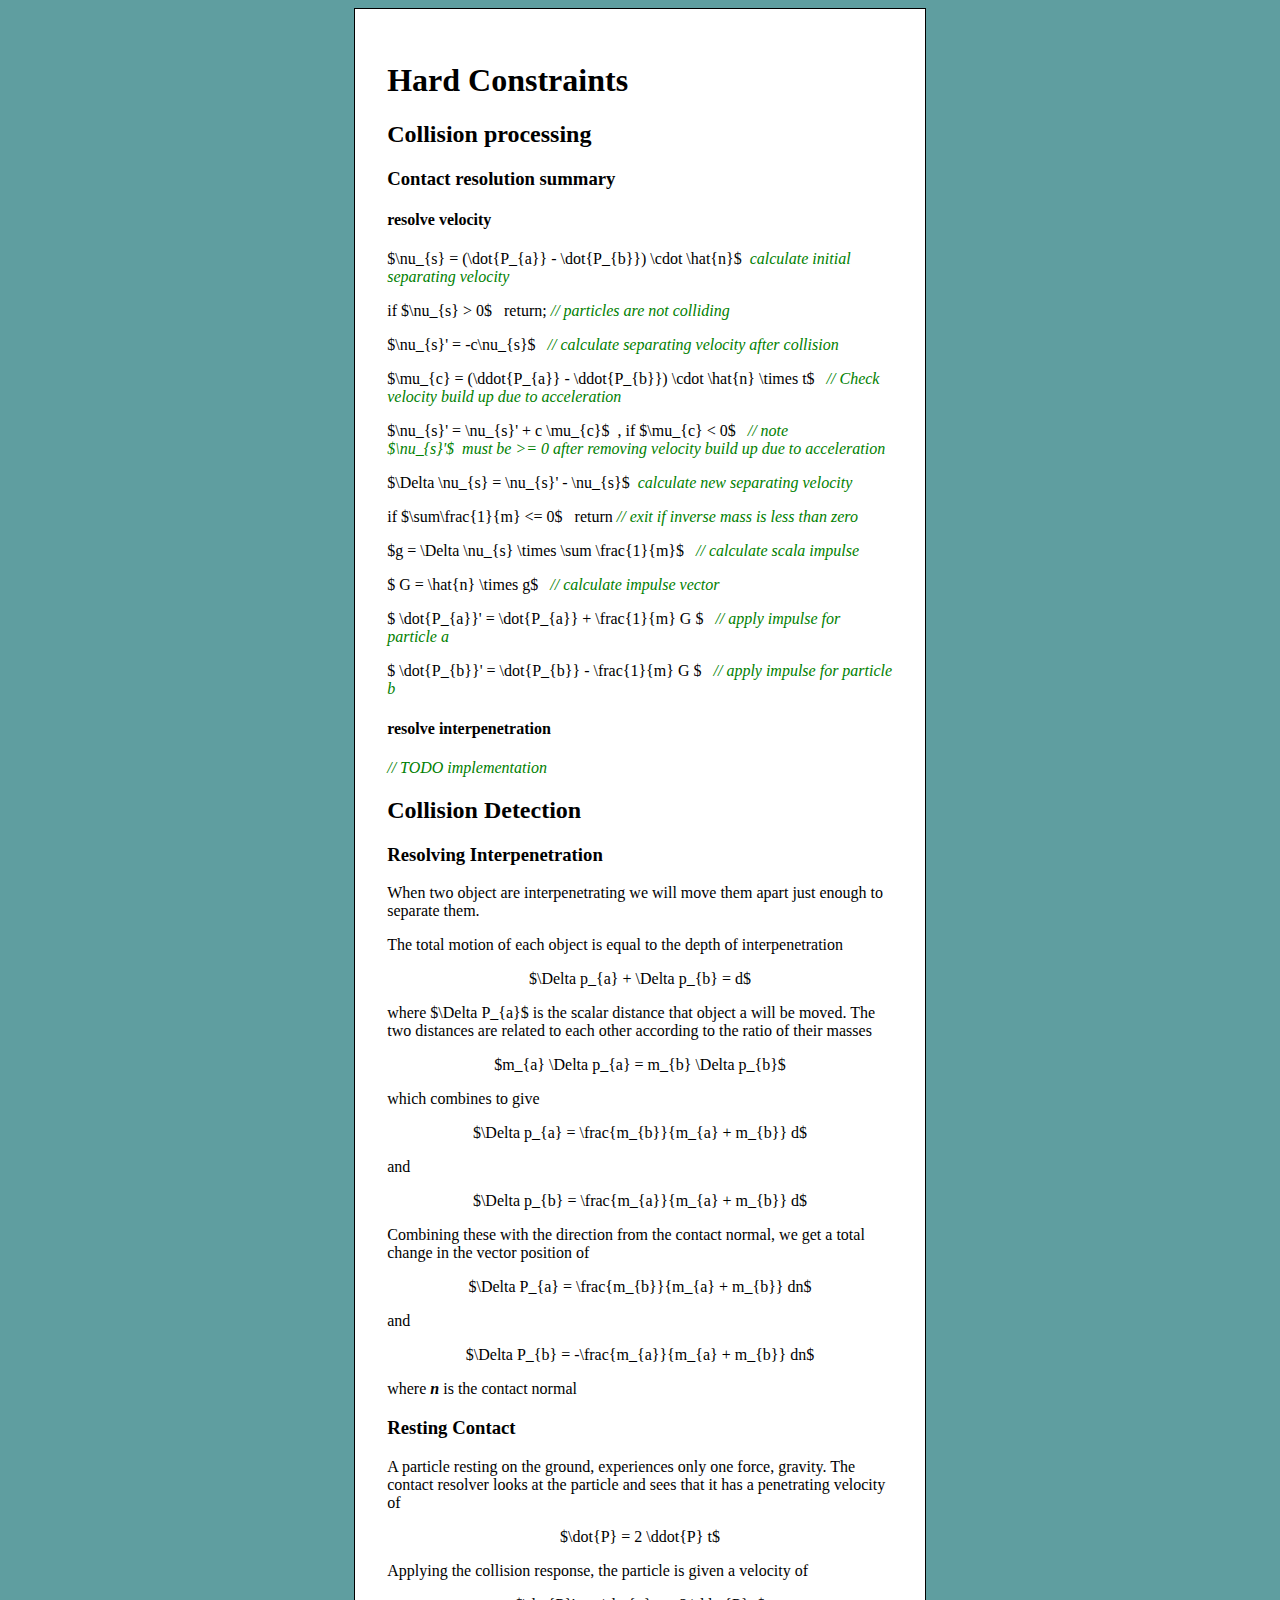
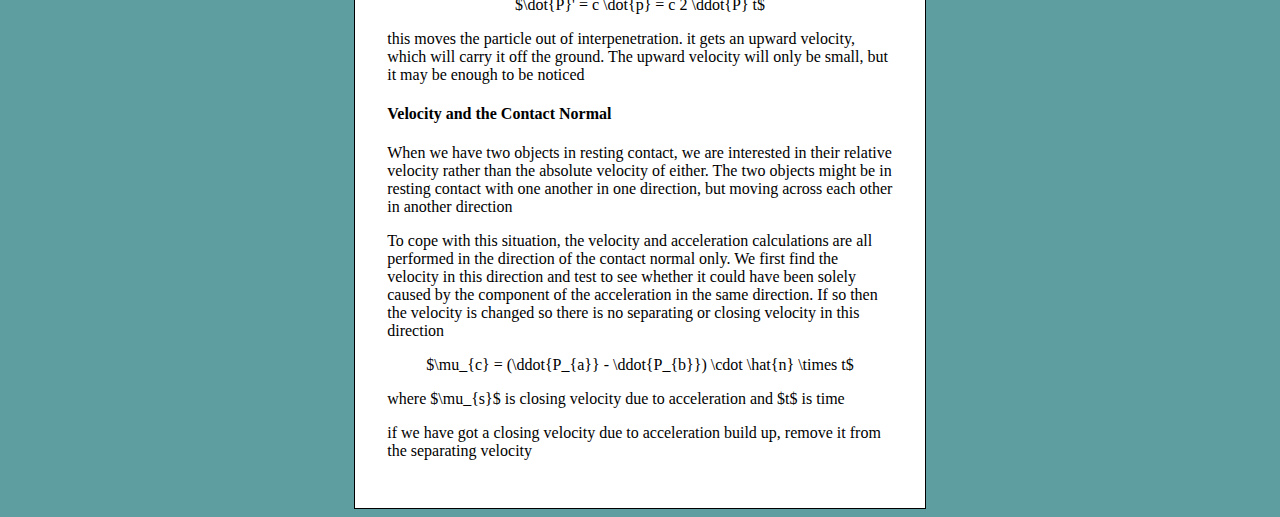
<file: physics/collision/processing.html>
<html>
<head>
    <title>Hard Constraints - Collision Processing</title>
    <link rel="stylesheet" type="text/css" href="../../style/main.css" />
    <script type="text/x-mathjax-config">
  			MathJax.Hub.Config({tex2jax: {inlineMath: [['$','$'], ['\\(','\\)']]}});
	</script>
    <script type="text/javascript" async src="https://cdn.mathjax.org/mathjax/latest/MathJax.js?config=TeX-MML-AM_CHTML"></script>
</head>
<body>
<article id="main">
    <h1>Hard Constraints</h1>
    <article>
    <h2>Collision processing</h2>

        <div class="algorithm">
            <h3>Contact resolution summary</h3>
            <div>
                <h4>resolve velocity</h4>
                <p><span class="inline-formula">$\nu_{s} = (\dot{P_{a}} - \dot{P_{b}}) \cdot \hat{n}$</span><span class="comment">calculate initial separating velocity</span> </p>
                <p><span class="inline-formula">if $\nu_{s} > 0$</span> return; <span class="comment">// particles are not colliding</span></p>
                <p><span class="inline-formula">$\nu_{s}' = -c\nu_{s}$</span><span class="comment"> // calculate separating velocity after collision</span></p>
                <p><span class="inline-formula">$\mu_{c} = (\ddot{P_{a}} - \ddot{P_{b}}) \cdot \hat{n} \times t$</span> <span class="comment"> // Check velocity build up due to acceleration</span></p>
                <p><span class="inline-formula">$\nu_{s}' = \nu_{s}' + c \mu_{c}$</span>, if <span class="inline-formula">$\mu_{c} < 0$</span> <span class="comment"> //  note <span class="inline-formula">$\nu_{s}'$</span>must be >= 0 after removing velocity build up due to acceleration</span></p>
                <p><span class="inline-formula">$\Delta \nu_{s} = \nu_{s}' - \nu_{s}$</span><span class="comment">calculate new separating velocity</span> </p>
                <p><span class="inline-formula">if $\sum\frac{1}{m} <= 0$</span> return  <span class="comment">// exit if inverse mass is less than zero</span></p>
                <p><span class="inline-formula">$g = \Delta \nu_{s} \times \sum \frac{1}{m}$</span> <span class="comment">// calculate scala impulse</span></p>
                <p><span class="inline-formula">$ G = \hat{n} \times g$</span>  <span class="comment">// calculate impulse vector</span></p>
                <p><span class="inline-formula">$ \dot{P_{a}}' = \dot{P_{a}} + \frac{1}{m} G $</span>  <span class="comment">// apply impulse for particle a</span></p>
                <p><span class="inline-formula">$ \dot{P_{b}}' = \dot{P_{b}} - \frac{1}{m} G $</span>  <span class="comment">// apply impulse for particle b</span></p>
            </div>
            <div>
                <h4>resolve interpenetration</h4>
                <span class="comment">// TODO implementation</span>
            </div>
        </div>
    </article>
    <article>
        <h2>Collision Detection</h2>
        <article>
            <h3>Resolving Interpenetration</h3>
            <p>When two object are interpenetrating we will move them apart just enough to separate them.</p>
            <p>The total motion of each object is equal to the depth of interpenetration</p>
            <p class="block-formula">$\Delta p_{a} + \Delta p_{b} = d$</p>
            <p>where <span>$\Delta P_{a}$</span> is the scalar distance that object a will be moved. The two distances are related to each other according to the ratio of their masses</p>
            <p class="block-formula">$m_{a} \Delta p_{a} = m_{b} \Delta p_{b}$</p>
            <p>which combines to give</p>
            <p class="block-formula">$\Delta p_{a} = \frac{m_{b}}{m_{a} + m_{b}} d$</p>
            <p>and</p>
            <p class="block-formula">$\Delta p_{b} = \frac{m_{a}}{m_{a} + m_{b}} d$</p>
            <p>Combining these with the direction from the contact normal, we get a total change in the vector position of</p>
            <p class="block-formula">$\Delta P_{a} = \frac{m_{b}}{m_{a} + m_{b}} dn$</p>
            <p>and</p>
            <p class="block-formula">$\Delta P_{b} = -\frac{m_{a}}{m_{a} + m_{b}} dn$</p>
            <p>where <b><i>n</i></b> is the contact normal</p>
        </article>
        <article>
            <h3>Resting Contact</h3>
            <p>A particle resting on the ground, experiences only one force, gravity. The contact resolver looks at the particle and sees that it has a penetrating velocity of </p>
            <p class="block-formula">$\dot{P} = 2 \ddot{P} t$</p>
            <p>Applying the collision response, the particle is given a velocity of </p>
            <p class="block-formula">$\dot{P}' = c \dot{p} = c 2 \ddot{P} t$</p>
            <p>this moves the particle out of interpenetration. it gets an upward velocity, which will carry it off the ground. The upward velocity will only be small, but it may be enough to be noticed</p>
            <h4>Velocity and the Contact Normal</h4>
            <p>When we have two objects in resting contact, we are interested in their relative velocity rather than the absolute velocity of either. The two objects might be in resting contact with one another in one direction, but moving across each other in another direction</p>
            <p>To cope with this situation, the velocity and acceleration calculations are all performed in the direction of the contact normal only. We first find the velocity in this direction and test to see whether it could have been solely caused by the component of the acceleration in the same direction. If so then the velocity is changed so there is no separating or closing velocity in this direction</p>
            <p class="block-formula">$\mu_{c} = (\ddot{P_{a}} - \ddot{P_{b}}) \cdot \hat{n} \times t$</p>
            <p>where $\mu_{s}$ is closing velocity due to acceleration and $t$ is time</p>
            <p>if we have got a closing velocity due to acceleration build up, remove it from the separating velocity</p>
        </article>
    </article>
</article>
</body>
</html>
</file>
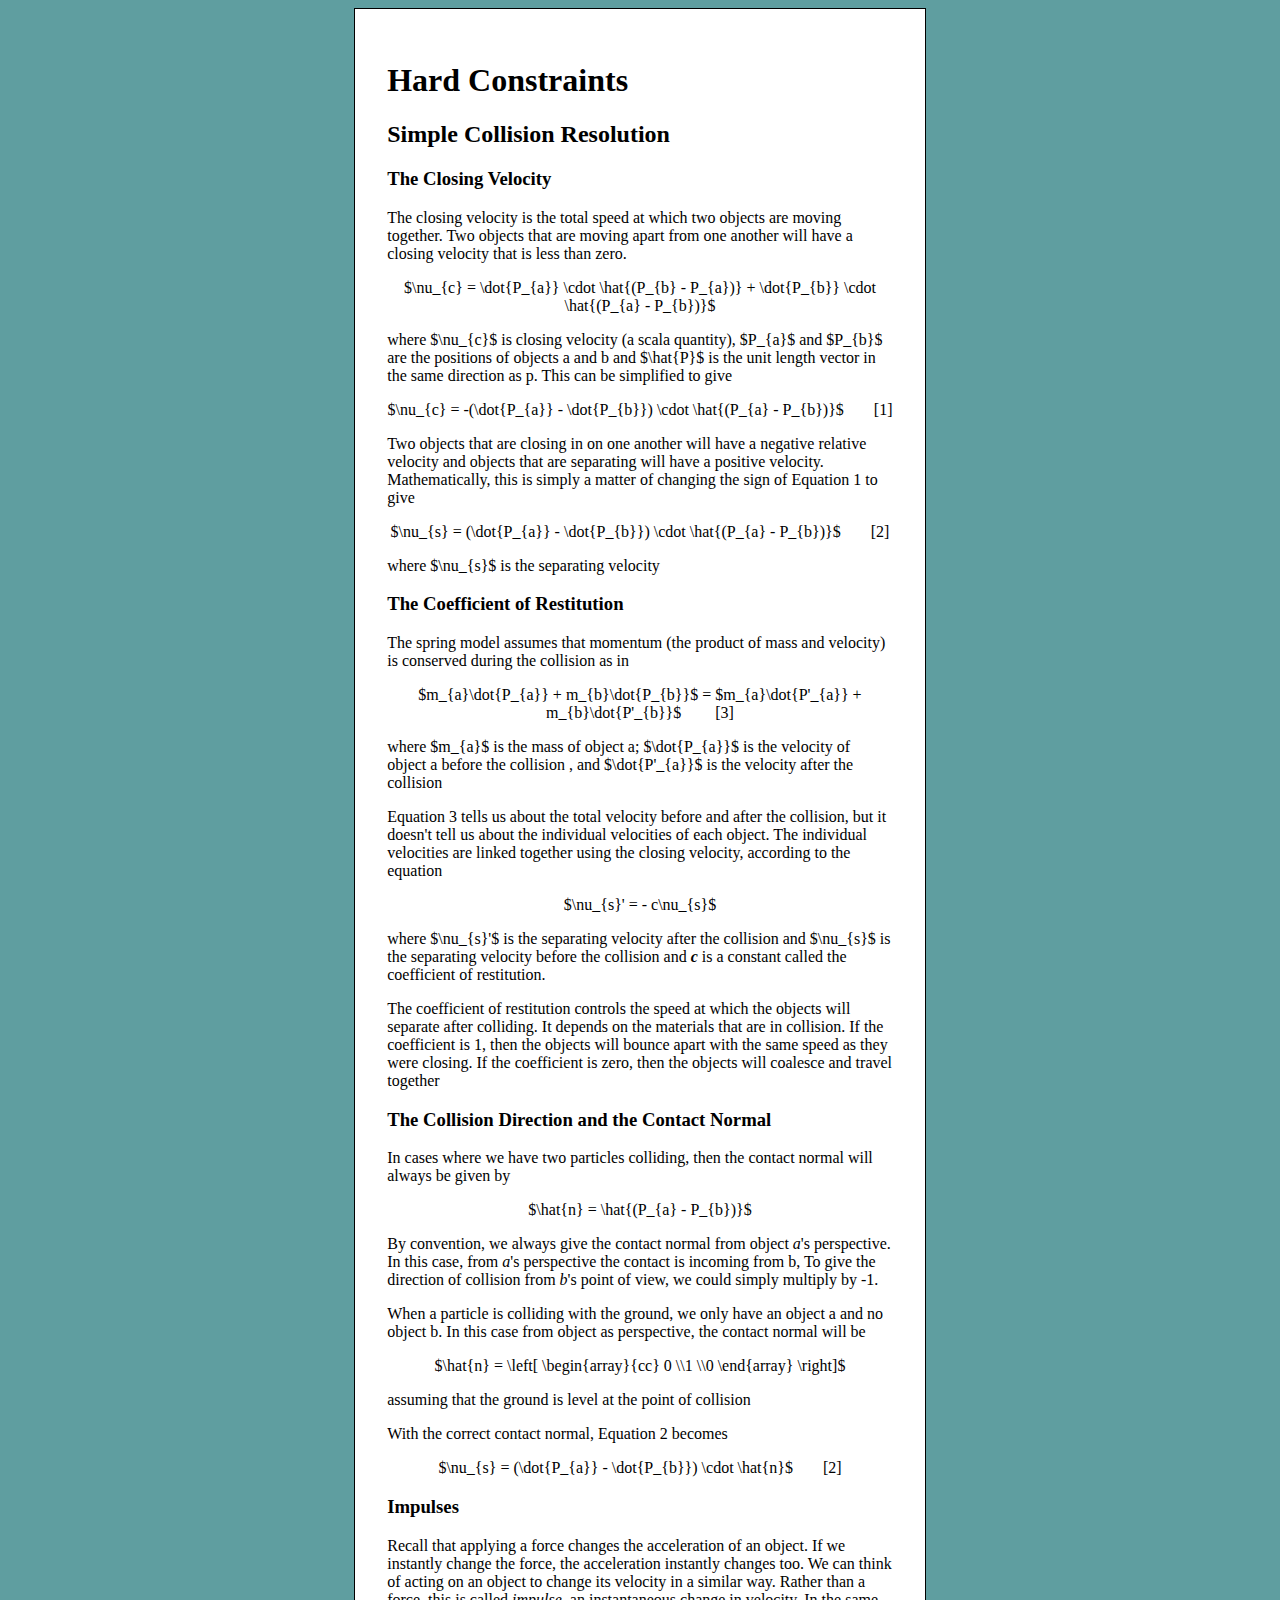
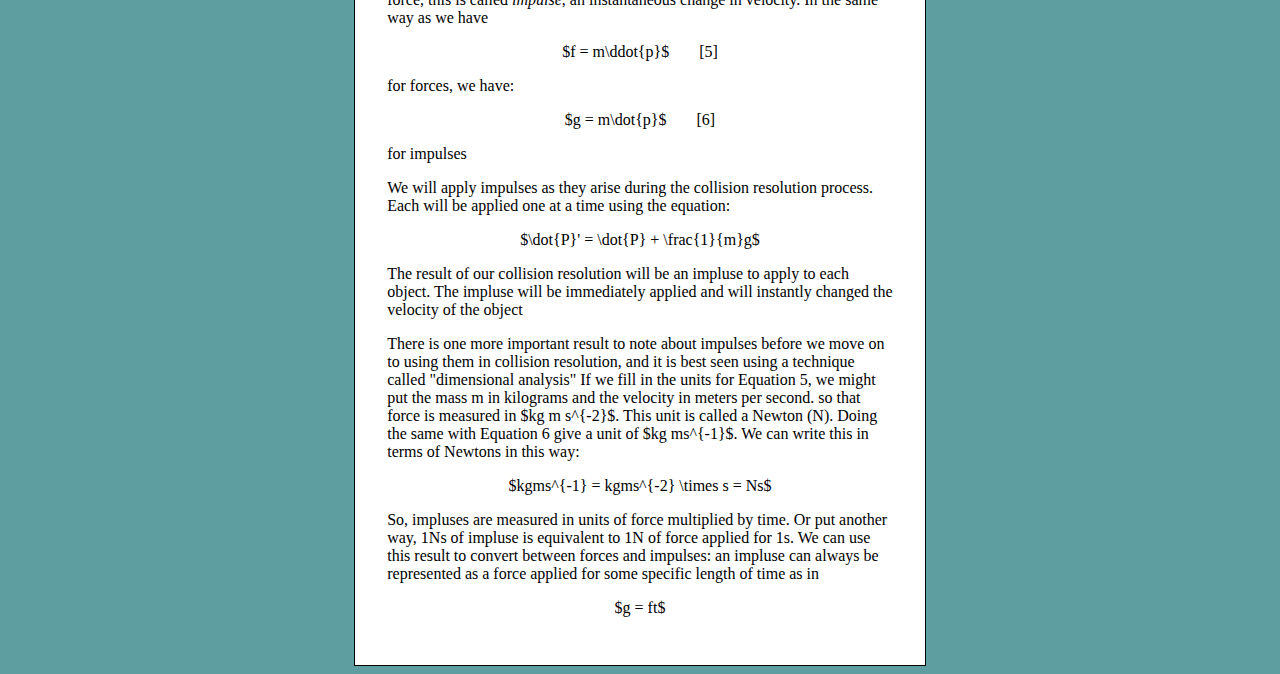
<file: physics/collision/resolution.html>
<html>
<head>
    <title>Hard Constraints</title>
    <link rel="stylesheet" type="text/css" href="../../style/main.css" />
    <script type="text/x-mathjax-config">
  			MathJax.Hub.Config({tex2jax: {inlineMath: [['$','$'], ['\\(','\\)']]}});
	</script>
    <script type="text/javascript" async src="https://cdn.mathjax.org/mathjax/latest/MathJax.js?config=TeX-MML-AM_CHTML"></script>
</head>
<body>
    <article id="main">
        <h1>Hard Constraints</h1>
        <h2>Simple Collision Resolution</h2>
        <article>
            <h3>The Closing Velocity</h3>
            <p>The closing velocity is the total speed at which two objects are moving together. Two objects that are moving apart from one another will have a closing velocity that is less than zero.</p>
            <p class="block-formula">$\nu_{c} = \dot{P_{a}} \cdot \hat{(P_{b} - P_{a})} + \dot{P_{b}} \cdot \hat{(P_{a} - P_{b})}$</p>
            <p>where $\nu_{c}$ is closing velocity (a scala quantity), $P_{a}$ and $P_{b}$ are the positions of objects a and b and $\hat{P}$ is the unit length vector in the same direction as p. This can be simplified to give</p>
            <p class="block-formula">$\nu_{c} = -(\dot{P_{a}} - \dot{P_{b}}) \cdot \hat{(P_{a} - P_{b})}$</span><span class="inline">[1]</span><p>
            </p>Two objects that are closing in on one another will have a negative relative velocity and objects that are separating will have a positive velocity. Mathematically, this is simply a matter of changing the sign of Equation 1 to give</p>
            <p class="block-formula">$\nu_{s} = (\dot{P_{a}} - \dot{P_{b}}) \cdot \hat{(P_{a} - P_{b})}$</span><span class="inline">[2]</span><p>
            <p>where $\nu_{s}$ is the separating velocity</p>
        </article>
        <article>
            <h3>The Coefficient of Restitution</h3>
            <p>The spring model assumes that momentum (the product of mass and velocity) is conserved during the collision as in</p>
            <p class="block-formula">$m_{a}\dot{P_{a}} + m_{b}\dot{P_{b}}$ = $m_{a}\dot{P'_{a}} + m_{b}\dot{P'_{b}}$ </span><span class="inline">[3]</span></p>
            <p>where $m_{a}$ is the mass of object a; $\dot{P_{a}}$ is the velocity of object a before the collision , and $\dot{P'_{a}}$ is the velocity after the collision</p>
            <p>Equation 3 tells us about the total velocity before and after the collision, but it doesn't tell us about the individual velocities of each object. The individual velocities are linked together using the closing velocity, according to the equation</p>
            <p class="block-formula">$\nu_{s}' = - c\nu_{s}$</p>
            <p>where $\nu_{s}'$ is the separating velocity after the collision and $\nu_{s}$ is the separating velocity before the collision and <b><i>c</i></b> is a constant called the coefficient of restitution. </p>
            <p>The coefficient of restitution controls the speed at which the objects will separate after colliding. It depends on the materials that are in collision. If the coefficient is 1, then the objects will bounce apart with the same speed as they were closing. If the coefficient is zero, then the objects will coalesce and travel together</p>
        </article>
        <article>
            <h3>The Collision Direction and the Contact Normal</h3>
            <p>In cases where we have two particles colliding, then the contact normal will always be given by</p>
            <p class="block-formula">$\hat{n} = \hat{(P_{a} - P_{b})}$</p>
            <p>By convention, we always give the contact normal from object <i>a</i>'s perspective. In this case, from <i>a</i>'s perspective the contact is incoming from b, To give the direction of collision from <i>b</i>'s point of view, we could simply multiply by -1.</p>
            <p>When a particle is colliding with the ground, we only have an object a and no object b. In this case from object as perspective, the contact normal will be</p>
            <p class="block-formula">$\hat{n} = \left[ \begin{array}{cc} 0 \\1 \\0 \end{array} \right]$</p>
            <p>assuming that the ground is level at the point of collision</p>
            <p>With the correct contact normal, Equation 2 becomes</p>
            <p class="block-formula">$\nu_{s} = (\dot{P_{a}} - \dot{P_{b}}) \cdot \hat{n}$</span><span class="inline">[2]</span><p>
        </article>
        <article>
            <h3>Impulses</h3>
            <p>Recall that applying a force changes the acceleration of an object. If we instantly change the force, the acceleration instantly changes too. We can think of acting on an object to change its velocity in a similar way. Rather than a force, this is called <i>impulse</i>, an instantaneous change in velocity. In the same way as we have</p>
            <p class="block-formula">$f = m\ddot{p}$</span><span class="inline">[5]</span></p>
            <p>for forces, we have:</p>
            <p class="block-formula">$g = m\dot{p}$</span><span class="inline">[6]</span></p>
            <p>for impulses</p>
            <p>We will apply impulses as they arise during the collision resolution process. Each will be applied one at a time using the equation:</p>
            <p class="block-formula">$\dot{P}' = \dot{P} + \frac{1}{m}g$</p>
            <p>The result of our collision resolution will be an impluse to apply to each object. The impluse will be immediately applied and will instantly changed the velocity of the object</p>
            <p>There is one more important result to note about impulses before we move on to using them in collision resolution, and it is best seen using a technique called "dimensional analysis" If we fill in the units for Equation 5, we might put the mass m in kilograms and the velocity in meters per second. so that force is measured in $kg m s^{-2}$. This unit is called a Newton (N). Doing the same with Equation 6 give a unit of $kg ms^{-1}$. We can write this in terms of Newtons in this way:</p>
            <p class="block-formula">$kgms^{-1} = kgms^{-2} \times s = Ns$</p>
            <p>So, impluses are measured in units of force multiplied by time. Or put another way, 1Ns of impluse is equivalent to 1N of force applied for 1s. We can use this result to convert between forces and impulses: an impluse can always be represented as a force applied for some specific length of time as in</p>
            <p class="block-formula">$g = ft$</p>
        </article>
    </article>
</body>
</html>
</file>
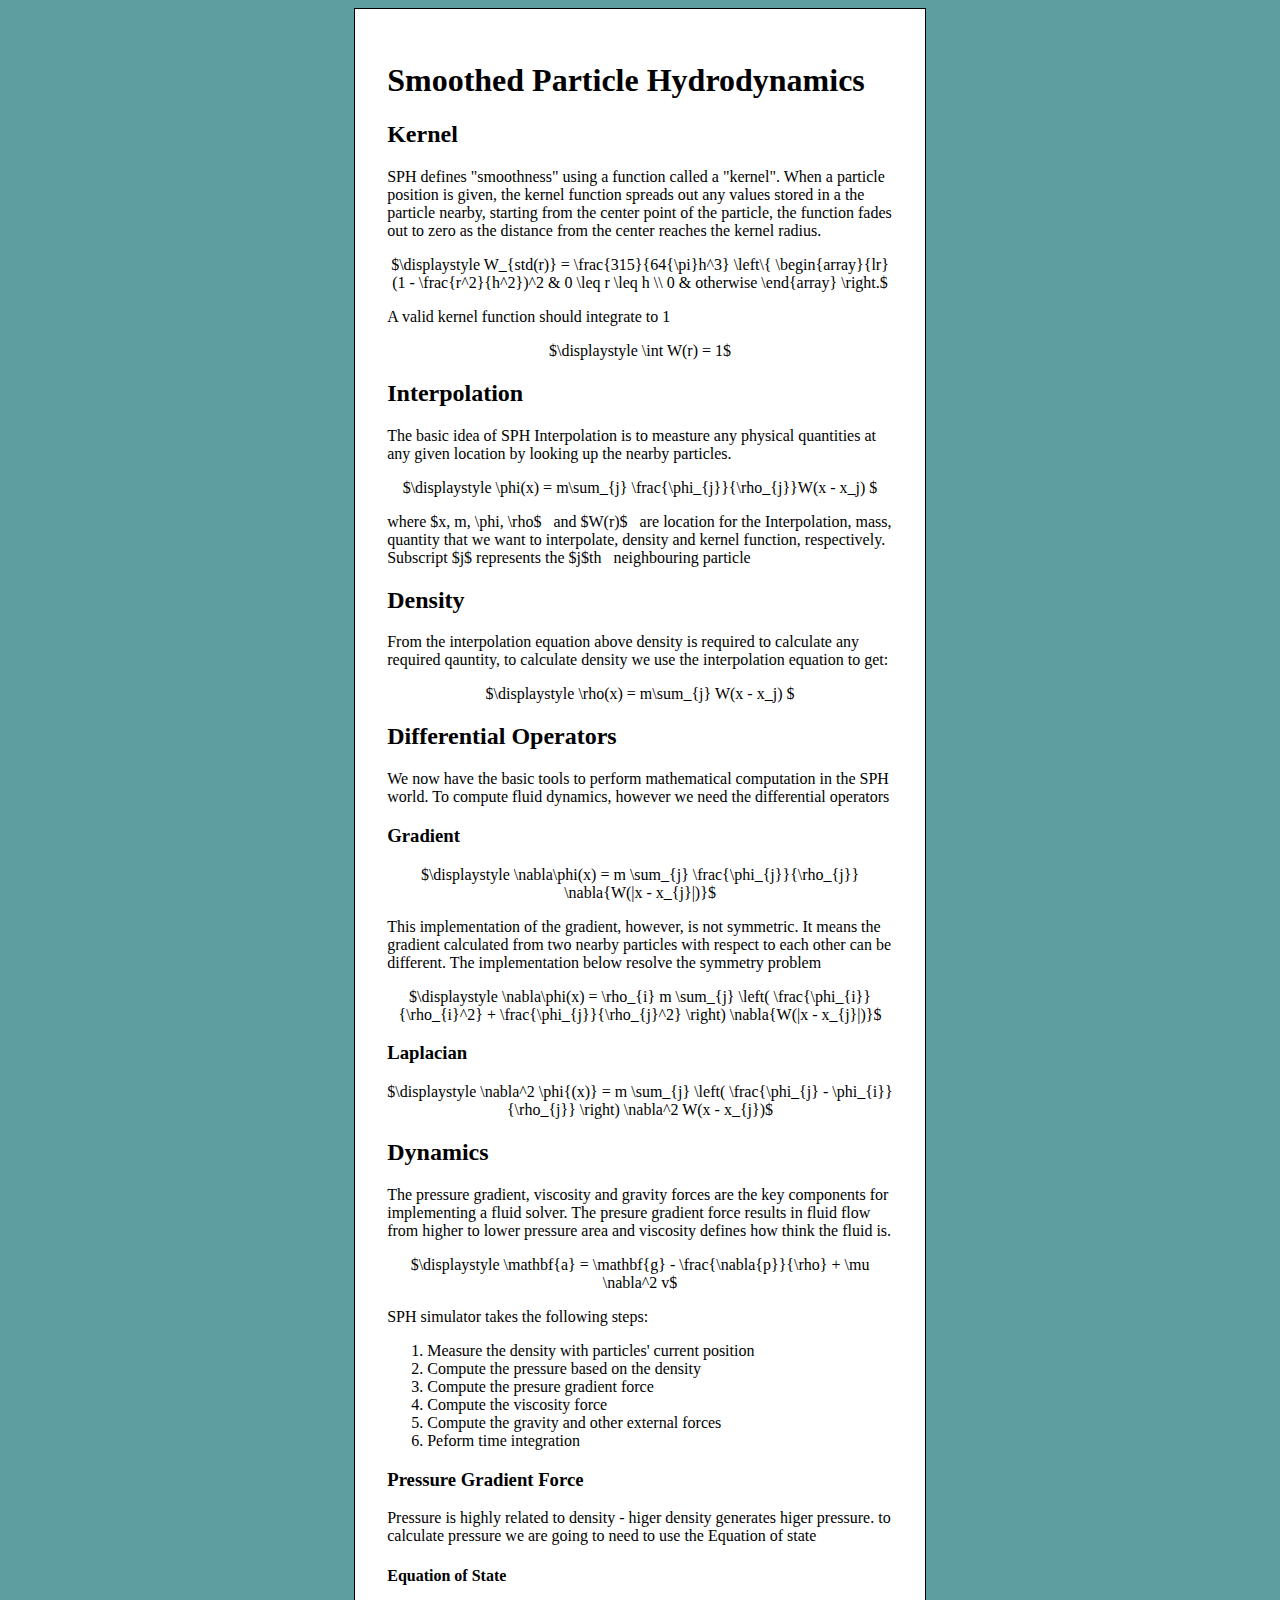
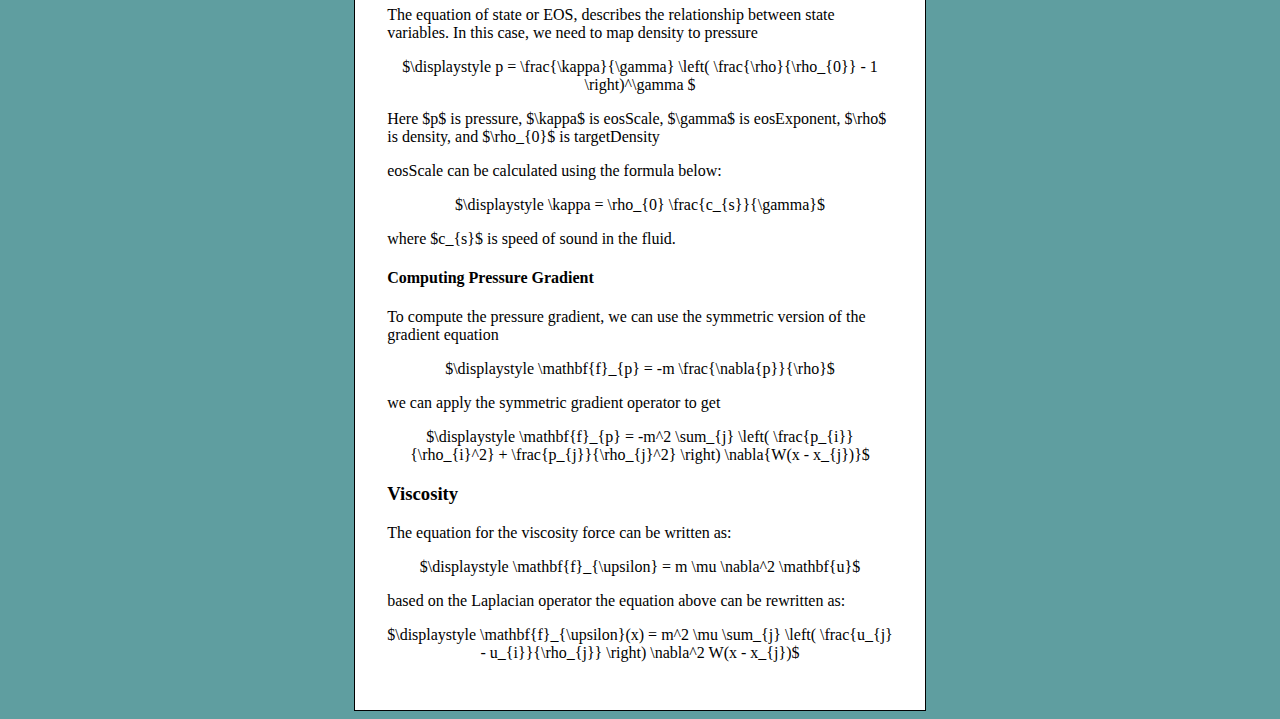
<file: physics/fluid/sph.html>
<html>
	<head>
		<title>Smooth Particle Hydrodynamics</title>
		<link rel="stylesheet" type="text/css" href="../../style/main.css" />
		<script type="text/x-mathjax-config">
  			MathJax.Hub.Config({tex2jax: {inlineMath: [['$','$'], ['\\(','\\)']]}});
		</script>
		<script type="text/javascript" async src="https://cdn.mathjax.org/mathjax/latest/MathJax.js?config=TeX-MML-AM_CHTML"></script>
	</head>
	<body>
		<article id="main">
            <h1>Smoothed Particle Hydrodynamics</h1>
			<div>
				<h2>Kernel</h2>
				<p>SPH defines "smoothness" using a function called a "kernel". When a particle position is given, the kernel function spreads out any values stored in a the particle nearby,
					starting from the center point of the particle, the function fades out to zero as the distance from the center reaches the kernel radius.
				</p>
				<p class="block-formula">
					$\displaystyle W_{std(r)} = \frac{315}{64{\pi}h^3} \left\{ \begin{array}{lr} (1 - \frac{r^2}{h^2})^2 & 0 \leq r \leq h \\ 0 & otherwise \end{array}  \right.$
				</p>
				<p>A valid kernel function should integrate to 1</p>
				<p class="block-formula">
					$\displaystyle \int W(r) = 1$
				</p>
			</div>
			<div>
				<h2>Interpolation</h2>
				<p>The basic idea of SPH Interpolation is to measture any physical quantities at any given location by looking up the nearby particles.</p>
				<p class="block-formula">
					$\displaystyle \phi(x) = m\sum_{j} \frac{\phi_{j}}{\rho_{j}}W(x - x_j) $
				</p>
				<p> where <span class="inline-formula">$x, m, \phi, \rho$</span> and <span class="inline-formula">$W(r)$</span> are location for the Interpolation, mass, quantity that we want to interpolate, 
					density and kernel function, respectively. Subscript <span class="inline">$j$</span> represents the <span class="inline-formula">$j$th</span> neighbouring particle</p>
			</div>
			<div>
				<h2>Density</h2>
				<p>From the interpolation equation above density is required to calculate any required qauntity, to calculate density we use the interpolation equation to get:</p>
				<p class="block-formula">$\displaystyle \rho(x) = m\sum_{j} W(x - x_j) $</p>
			</div>
			<div>
				<h2>Differential Operators</h2>
				<p>We now have the basic tools to perform mathematical computation in the SPH world. To compute fluid dynamics, however we need the differential operators</p>
				<div>
					<h3>Gradient</h3>
					<p class="block-formula">$\displaystyle \nabla\phi(x) =  m \sum_{j} \frac{\phi_{j}}{\rho_{j}} \nabla{W(|x - x_{j}|)}$</p>
					<p>This implementation of the gradient, however, is not symmetric. It means the gradient calculated from two nearby particles with respect to each other can be different.
						The implementation below resolve the symmetry problem
					</p>
					<p class="block-formula">$\displaystyle \nabla\phi(x) = \rho_{i} m \sum_{j} \left( \frac{\phi_{i}}{\rho_{i}^2} + \frac{\phi_{j}}{\rho_{j}^2} \right) \nabla{W(|x - x_{j}|)}$</p>
				</div>
				<div>
					<h3>Laplacian</h3>
					<p class="block-formula">$\displaystyle \nabla^2 \phi{(x)} = m \sum_{j} \left( \frac{\phi_{j} - \phi_{i}}{\rho_{j}} \right) \nabla^2 W(x - x_{j})$</p>
				</div>
			</div>
			<div>
				<h2>Dynamics</h2>
				<div>The pressure gradient, viscosity and gravity forces are the key components for implementing a fluid solver. The presure gradient force results in fluid flow from higher to lower pressure area
					and viscosity defines how think the fluid is.
					<p class="block-formula">
						$\displaystyle \mathbf{a} = \mathbf{g} - \frac{\nabla{p}}{\rho} + \mu \nabla^2 v$
					</p>
					<p>SPH simulator takes the following steps:
						<ol>
							<li>Measure the density with particles' current position</li>
							<li>Compute the pressure based on the density</li>
							<li>Compute the presure gradient force</li>
							<li>Compute the viscosity force</li>
							<li>Compute the gravity and other external forces</li>
							<li>Peform time integration</li>
						</ol>
					</p>
					<div>
						<h3>Pressure Gradient Force</h3>
						<p>Pressure is highly related to density - higer density generates higer pressure. to calculate pressure we are going to need to use the Equation of state</i></p>
						<div>
							<h4>Equation of State</h4>
							<p>The equation of state or EOS, describes the relationship between state variables. In this case, we need to map density to pressure</p>
							<p class="block-formula">$\displaystyle p = \frac{\kappa}{\gamma} \left( \frac{\rho}{\rho_{0}} - 1 \right)^\gamma $</p>
							<p>Here $p$ is pressure, $\kappa$ is eosScale, $\gamma$ is eosExponent, $\rho$ is density, and $\rho_{0}$ is targetDensity</p>
							<p>eosScale can be calculated using the formula below:</p>
							<p class="block-formula">$\displaystyle \kappa = \rho_{0} \frac{c_{s}}{\gamma}$</p>
							<p>where $c_{s}$ is speed of sound in the fluid.</p>
						</div>
						<div>
							<h4>Computing Pressure Gradient</h4>
							<p>To compute the pressure gradient, we can use the symmetric version of the gradient equation</p>
							<p class="block-formula">$\displaystyle \mathbf{f}_{p} = -m \frac{\nabla{p}}{\rho}$</p>
							<p>we can apply the symmetric gradient operator to get</p>
							<p class="block-formula">$\displaystyle \mathbf{f}_{p}  =  -m^2 \sum_{j} \left( \frac{p_{i}}{\rho_{i}^2} + \frac{p_{j}}{\rho_{j}^2} \right) \nabla{W(x - x_{j})}$</p>
						</div>
					</div>
					<div>
						<h3>Viscosity</h3>
						<p>The equation for the viscosity force can be written as:</p>
						<p class="block-formula">$\displaystyle \mathbf{f}_{\upsilon} = m \mu \nabla^2 \mathbf{u}$</p>
						<p>based on the Laplacian operator the equation above can be rewritten as:</p>
						<p class="block-formula">$\displaystyle \mathbf{f}_{\upsilon}(x) = m^2 \mu \sum_{j} \left( \frac{u_{j} - u_{i}}{\rho_{j}} \right) \nabla^2 W(x - x_{j})$</p>
					</div>
				</div>
			</div>
		</article>
	</body>
</html>
</file>
<file: style/main.css>
a{
    color: black;
}

.block-formula{
    text-align: center;
}

.block-formula span.inline{
    padding-left: 30px;
}

.inline-formula{
    padding-right: 0.5em;
}

.comment{
    font-style: italic;
    color: green;
}

.algorithm p{

}

.highlight_it{
    font-weight: bold;
    font-style: italic;
}

.highlight{
    font-weight: bold;
}

canvas{
    padding-right: 100px;
    padding-left: 50px;
}

#main{
    width: 40%;
    margin: auto;
    padding: 2em;
    text-align: left;
    border: 1px solid black;
    background-color: white;
}

body{
    background-color: cadetblue;
    text-align: center;
}
</file>
